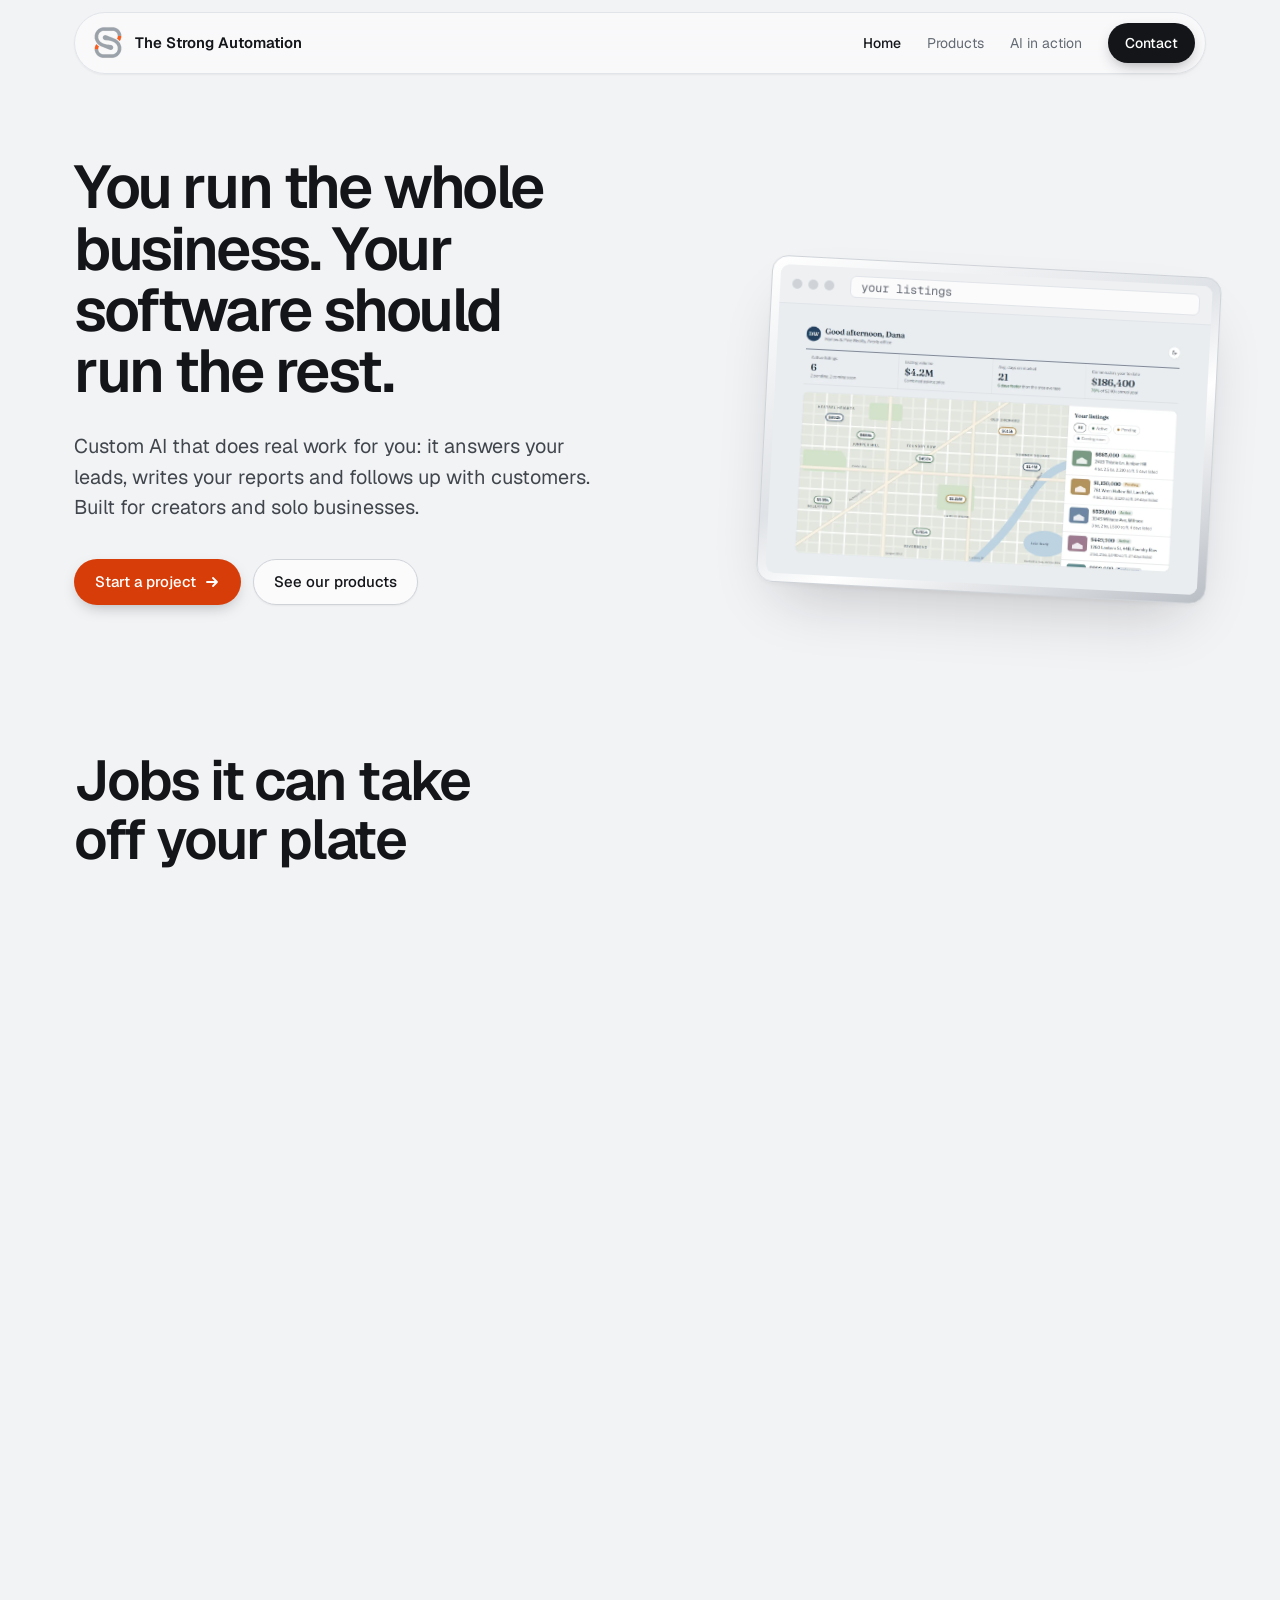
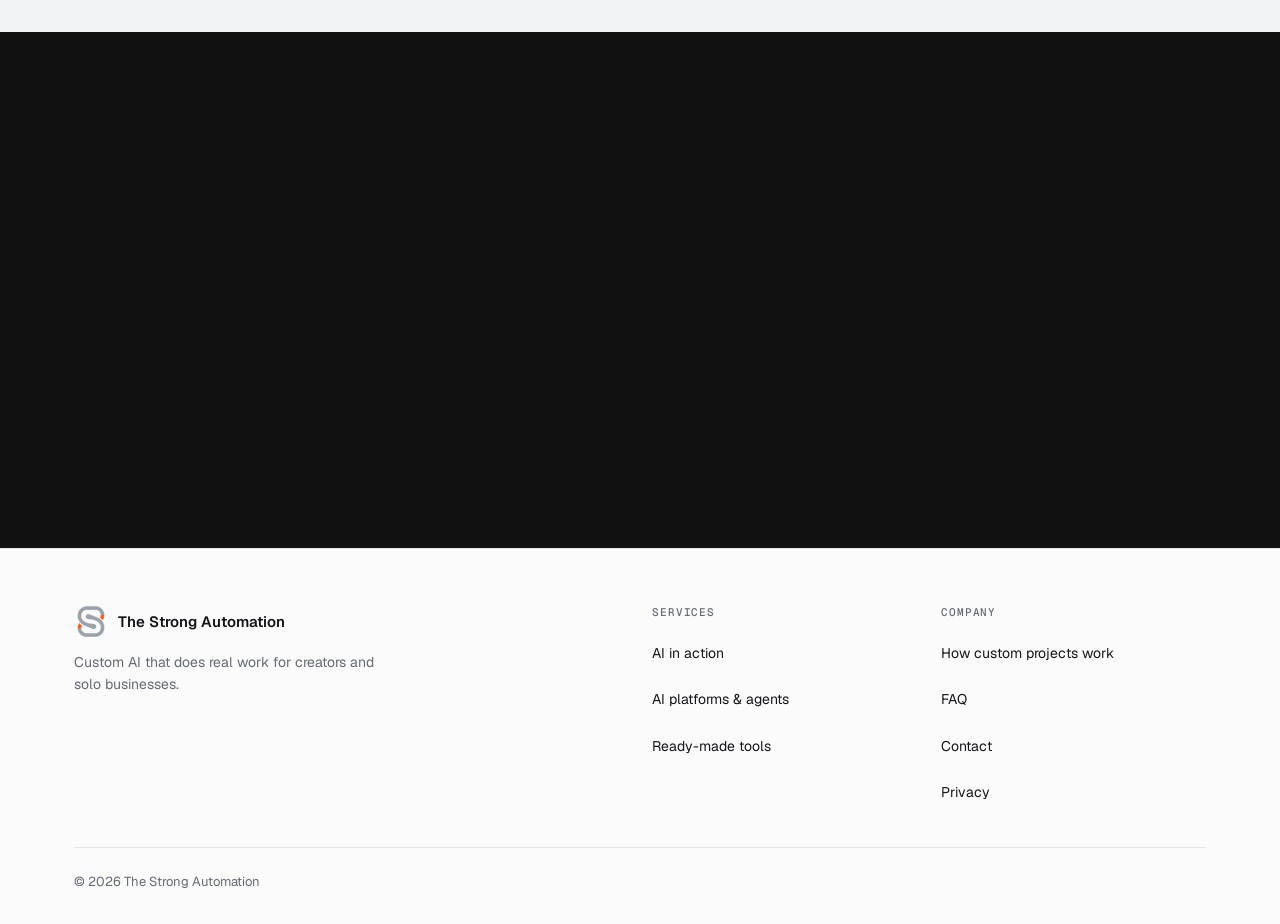
<file: site/index.html>
<!doctype html>
<html lang="en" data-home>
<head>
<meta charset="utf-8">
<meta name="viewport" content="width=device-width,initial-scale=1,viewport-fit=cover">
<meta http-equiv="Content-Security-Policy" content="default-src 'none'; script-src 'self' https://static.cloudflareinsights.com; connect-src 'self' https://cloudflareinsights.com; img-src 'self'; style-src 'self'; font-src 'self'; base-uri 'none'; form-action 'none'; object-src 'none'; upgrade-insecure-requests">
<meta name="referrer" content="strict-origin-when-cross-origin">
<title>The Strong Automation: Custom AI That Does the Work</title>
<meta name="description" content="The Strong Automation builds custom AI that does real work for creators and solo businesses: answering leads, writing reports and following up with customers.">
<link rel="canonical" href="https://thestrongautomation.com/">
<meta name="robots" content="index,follow">
<meta name="theme-color" content="#f2f3f5">
<meta property="og:type" content="website">
<meta property="og:site_name" content="The Strong Automation">
<meta property="og:title" content="The Strong Automation: Custom AI That Does the Work">
<meta property="og:description" content="Custom AI that answers your leads, writes your reports and follows up with customers.">
<meta property="og:url" content="https://thestrongautomation.com/">
<meta property="og:image" content="https://thestrongautomation.com/og.png">
<meta property="og:image:width" content="1200">
<meta property="og:image:height" content="630">
<meta property="og:image:alt" content="The Strong Automation: AI platforms, apps and agent systems, built and shipped">
<meta name="twitter:card" content="summary_large_image">
<meta name="twitter:title" content="The Strong Automation: Custom AI That Does the Work">
<meta name="twitter:description" content="Custom AI that answers your leads, writes your reports and follows up with customers.">
<meta name="twitter:image" content="https://thestrongautomation.com/og.png">
<meta name="twitter:image:alt" content="The Strong Automation: AI platforms, apps and agent systems, built and shipped">
<script type="application/ld+json">{"@context":"https://schema.org","@graph":[{"@type":"Organization","@id":"https://thestrongautomation.com/#org","name":"The Strong Automation","url":"https://thestrongautomation.com/","logo":"https://thestrongautomation.com/logo.png","email":"corporate@thestrongautomation.com","description":"Builds custom AI that does real work for creators and solo businesses: answering leads, writing reports and following up with customers.","knowsAbout":["AI assistants","AI agents","Automated reporting","Custom AI apps"]},{"@type":"WebSite","@id":"https://thestrongautomation.com/#website","name":"The Strong Automation","url":"https://thestrongautomation.com/","publisher":{"@id":"https://thestrongautomation.com/#org"}},{"@type":"FAQPage","mainEntity":[{"@type":"Question","name":"What does a custom project cost?","acceptedAnswer":{"@type":"Answer","text":"Every project is quoted after a short call, based on what you need."}},{"@type":"Question","name":"How long does a build take?","acceptedAnswer":{"@type":"Answer","text":"Most builds are ready in 1-3 weeks."}},{"@type":"Question","name":"Do you offer support after launch?","acceptedAnswer":{"@type":"Answer","text":"Yes, we stay on for fixes and changes."}},{"@type":"Question","name":"Can you work with the tools I already use?","acceptedAnswer":{"@type":"Answer","text":"Usually, yes. We connect to your existing apps and data."}},{"@type":"Question","name":"Can you build one for my business?","acceptedAnswer":{"@type":"Answer","text":"Yes. Email us what you'd like it to do and which tools you use, and we'll reply with what we can build."}}]}]}</script>
<link rel="icon" type="image/png" sizes="48x48" href="img/brand/favicon-48.png">
<link rel="apple-touch-icon" href="img/brand/apple-touch-icon.png">
<script src="js/head.js"></script>
<link rel="preload" href="fonts/geist.woff2" as="font" type="font/woff2" crossorigin>
<link rel="stylesheet" href="css/site.css">
</head>
<body>
<svg class="sprite" width="0" height="0" aria-hidden="true">
  <symbol id="i-arrow" viewBox="0 0 16 16" fill="none" stroke="currentColor" stroke-width="1.8" stroke-linecap="round" stroke-linejoin="round"><path d="M3 8h10M9 4l4 4-4 4"/></symbol>
  <symbol id="i-plus" viewBox="0 0 16 16" fill="none" stroke="currentColor" stroke-width="1.8" stroke-linecap="round"><path d="M8 3v10M3 8h10"/></symbol>
</svg>
<header>
  <div class="wrap">
    <div class="bar">
      <a class="brand" href="#top"><img src="img/brand/mark-68.webp" srcset="img/brand/mark-68.webp 2x, img/brand/mark-102.webp 3x" alt="" width="34" height="34"><span>The Strong Automation</span></a>
      <nav class="nav" aria-label="Main">
        <a class="link" href="#top" aria-current="page">Home</a>
        <a class="link" href="products.html">Products</a>
        <a class="link" href="dashboards.html">AI in action</a>
        <a class="btn btn-primary" href="#contact">Contact</a>
        <details class="menu">
          <summary aria-label="Menu"><svg viewBox="0 0 18 18" fill="none" stroke="currentColor" stroke-width="1.8" stroke-linecap="round"><path d="M3 5h12M3 9h12M3 13h12"/></svg></summary>
          <div class="sheet">
            <a href="#top" aria-current="page">Home</a><a href="products.html">Products</a><a href="dashboards.html">AI in action</a><a href="#contact">Contact</a>
          </div>
        </details>
      </nav>
    </div>
  </div>
</header>

<main id="top">
  <section class="h-hero" aria-labelledby="hero-title">
    <div class="wrap">
      <div class="h-copy">
        <h1 class="in d1" id="hero-title">You run the whole business. Your software should run the rest.</h1>
        <p class="lede in d3">Custom AI that does real work for you: it answers your leads, writes your reports and follows up with customers. Built for creators and solo businesses.</p>
        <div class="ctas in d4">
          <a class="btn btn-accent" href="#contact">Start a project <svg><use href="#i-arrow"/></svg></a>
          <a class="btn btn-secondary" href="products.html">See our products</a>
        </div>
      </div>
      <div class="h-stack">
        <figure class="h-shot s1"><div class="frame"><div class="screen"><div class="wbar"><i></i><i></i><i></i><span class="url">weekly report</span></div><img src="img/dashboards/ecommerce/1-revenue.webp" width="1440" height="900" decoding="async" alt="A weekly store report: revenue for the last 30 days against the previous period, with orders, order value and conversion"></div></div></figure>
        <figure class="h-shot s2"><div class="frame"><div class="screen"><div class="wbar"><i></i><i></i><i></i><span class="url">your listings</span></div><img src="img/dashboards/realestate/1-listings-map.webp" width="1440" height="900" decoding="async" alt="An agent's listings on a map with price pins, beside the list of homes and where each one stands"></div></div></figure>
      </div>
    </div>
  </section>

  <!-- What it does: one large job, three smaller ones -->
  <section class="h-sec" id="services" aria-labelledby="services-title">
    <div class="wrap">
      <div class="h-head rv">
        <h2 id="services-title">Jobs it can take off your plate</h2>
      </div>
      <ul class="h-jobs">
        <li class="h-job big rv">
          <h3>Never miss a lead</h3>
          <p>Answers questions, follows up and books calls, by chat or voice.</p>
          <a class="h-link" href="dashboards.html">See it in action <svg><use href="#i-arrow"/></svg></a>
          <div class="frame"><div class="screen"><img src="img/dashboards/realestate/2-pipeline-leads.webp" width="1440" height="900" loading="lazy" decoding="async" alt="A real estate agent's pipeline for the quarter, from 64 leads to 4 closed sales, above where those leads came from"></div></div>
        </li>
        <li class="h-job rv r2"><h3>Reports that write themselves</h3><p>Your numbers pulled together and summed up every week.</p></li>
        <li class="h-job rv r3"><h3>Ask your own documents</h3><p>Get answers from your contracts, files and deals in seconds.</p></li>
        <li class="h-job rv r4"><h3>Win back quiet customers</h3><p>Spots who's gone quiet and reaches out for you.</p></li>
      </ul>
      <!-- official brand marks: Stripe and Vapi from their brand kits, the rest via Simple Icons (sourced from each brand) -->
      <div class="works rv">
        <h3 id="works-title">Works with</h3>
        <ul class="logos" aria-labelledby="works-title">
          <li><svg class="lg-stripe" role="img" aria-label="Stripe" viewBox="0 0 360 151" fill="currentColor"><path fill-rule="evenodd" d="M360 78.2001C360 52.6001 347.6 32.4001 323.9 32.4001C300.1 32.4001 285.7 52.6001 285.7 78.0001C285.7 108.1 302.7 123.3 327.1 123.3C339 123.3 348 120.6 354.8 116.8V96.8001C348 100.2 340.2 102.3 330.3 102.3C320.6 102.3 312 98.9002 310.9 87.1002H359.8C359.8 85.8002 360 80.6002 360 78.2001ZM310.6 68.7001C310.6 57.4002 317.5 52.7001 323.8 52.7001C329.9 52.7001 336.4 57.4002 336.4 68.7001H310.6Z"/><path fill-rule="evenodd" d="M247.1 32.4001C237.3 32.4001 231 37.0001 227.5 40.2001L226.2 34.0001H204.2V150.6L229.2 145.3L229.3 117C232.9 119.6 238.2 123.3 247 123.3C264.9 123.3 281.2 108.9 281.2 77.2001C281.1 48.2001 264.6 32.4001 247.1 32.4001ZM241.1 101.3C235.2 101.3 231.7 99.2001 229.3 96.6002L229.2 59.5001C231.8 56.6001 235.4 54.6002 241.1 54.6002C250.2 54.6002 256.5 64.8001 256.5 77.9001C256.5 91.3001 250.3 101.3 241.1 101.3Z"/><path fill-rule="evenodd" d="M169.8 26.5L194.9 21.1V0.800049L169.8 6.10005V26.5Z"/><path d="M194.9 34.1001H169.8V121.6H194.9V34.1001Z"/><path fill-rule="evenodd" d="M142.9 41.5001L141.3 34.1001H119.7V121.6H144.7V62.3001C150.6 54.6001 160.6 56.0001 163.7 57.1001V34.1001C160.5 32.9001 148.8 30.7001 142.9 41.5001Z"/><path fill-rule="evenodd" d="M92.8999 12.4001L68.4999 17.6001L68.3999 97.7001C68.3999 112.5 79.4999 123.4 94.2999 123.4C102.5 123.4 108.5 121.9 111.8 120.1V99.8001C108.6 101.1 92.7999 105.7 92.7999 90.9001V55.4001H111.8V34.1002H92.7999L92.8999 12.4001Z"/><path fill-rule="evenodd" d="M25.3 59.5001C25.3 55.6001 28.5 54.1002 33.8 54.1002C41.4 54.1002 51 56.4001 58.6 60.5001V37.0001C50.3 33.7001 42.1 32.4001 33.8 32.4001C13.5 32.4001 0 43.0001 0 60.7001C0 88.3001 38 83.9001 38 95.8001C38 100.4 34 101.9 28.4 101.9C20.1 101.9 9.5 98.5002 1.1 93.9002V117.7C10.4 121.7 19.8 123.4 28.4 123.4C49.2 123.4 63.5 113.1 63.5 95.2001C63.4 65.4001 25.3 70.7001 25.3 59.5001Z"/></svg></li>
          <li><svg class="lg-cal" role="img" aria-label="Cal.com" viewBox="0 9.4 24 5.2" fill="currentColor"><path d="M2.408 14.488C1.035 14.488 0 13.4 0 12.058c0-1.346.982-2.443 2.408-2.443.758 0 1.282.233 1.691.765l-.66.55a1.343 1.343 0 0 0-1.03-.442c-.93 0-1.44.711-1.44 1.57 0 .86.559 1.557 1.44 1.557.413 0 .765-.147 1.043-.443l.651.573c-.391.51-.929.743-1.695.743zM6.948 10.913h.89v3.49h-.89v-.51c-.185.362-.493.604-1.083.604-.943 0-1.695-.82-1.695-1.826 0-1.007.752-1.825 1.695-1.825.585 0 .898.241 1.083.604zm.026 1.758c0-.546-.374-.998-.964-.998-.568 0-.938.457-.938.998 0 .528.37.998.938.998.586 0 .964-.456.964-.998zM8.467 9.503h.89v4.895h-.89zM9.752 13.937a.53.53 0 0 1 .542-.528c.313 0 .533.242.533.528a.527.527 0 0 1-.533.537.534.534 0 0 1-.542-.537zM14.23 13.839c-.33.403-.832.658-1.426.658a1.806 1.806 0 0 1-1.84-1.826c0-1.007.778-1.825 1.84-1.825.572 0 1.07.241 1.4.622l-.687.577c-.172-.215-.396-.376-.713-.376-.568 0-.938.456-.938.998 0 .541.37.997.938.997.343 0 .58-.179.757-.42zM14.305 12.671c0-1.007.78-1.825 1.84-1.825 1.061 0 1.84.818 1.84 1.825 0 1.007-.779 1.826-1.84 1.826-1.06-.005-1.84-.82-1.84-1.826zm2.778 0c0-.546-.37-.998-.938-.998-.568-.004-.937.452-.937.998 0 .542.37.998.937.998.568 0 .938-.456.938-.998zM24 12.269v2.13h-.89v-1.911c0-.604-.281-.864-.704-.864-.396 0-.678.197-.678.864v1.91h-.89v-1.91c0-.604-.285-.864-.704-.864-.396 0-.744.197-.744.864v1.91h-.89v-3.49h.89v.484c.185-.376.52-.564 1.035-.564.489 0 .898.241 1.123.649.224-.417.554-.65 1.153-.65.731.005 1.299.56 1.299 1.442z"/></svg></li>
          <li><svg class="lg-mark" role="img" aria-label="Facebook" viewBox="0 0 24 24" fill="currentColor"><path d="M9.101 23.691v-7.98H6.627v-3.667h2.474v-1.58c0-4.085 1.848-5.978 5.858-5.978.401 0 .955.042 1.468.103a8.68 8.68 0 0 1 1.141.195v3.325a8.623 8.623 0 0 0-.653-.036 26.805 26.805 0 0 0-.733-.009c-.707 0-1.259.096-1.675.309a1.686 1.686 0 0 0-.679.622c-.258.42-.374.995-.374 1.752v1.297h3.919l-.386 2.103-.287 1.564h-3.246v8.245C19.396 23.238 24 18.179 24 12.044c0-6.627-5.373-12-12-12s-12 5.373-12 12c0 5.628 3.874 10.35 9.101 11.647Z"/></svg></li>
          <li><svg class="lg-mark" role="img" aria-label="Claude" viewBox="0 0 24 24" fill="currentColor"><path d="m4.7144 15.9555 4.7174-2.6471.079-.2307-.079-.1275h-.2307l-.7893-.0486-2.6956-.0729-2.3375-.0971-2.2646-.1214-.5707-.1215-.5343-.7042.0546-.3522.4797-.3218.686.0608 1.5179.1032 2.2767.1578 1.6514.0972 2.4468.255h.3886l.0546-.1579-.1336-.0971-.1032-.0972L6.973 9.8356l-2.55-1.6879-1.3356-.9714-.7225-.4918-.3643-.4614-.1578-1.0078.6557-.7225.8803.0607.2246.0607.8925.686 1.9064 1.4754 2.4893 1.8336.3643.3035.1457-.1032.0182-.0728-.164-.2733-1.3539-2.4467-1.445-2.4893-.6435-1.032-.17-.6194c-.0607-.255-.1032-.4674-.1032-.7285L6.287.1335 6.6997 0l.9957.1336.419.3642.6192 1.4147 1.0018 2.2282 1.5543 3.0296.4553.8985.2429.8318.091.255h.1579v-.1457l.1275-1.706.2368-2.0947.2307-2.6957.0789-.7589.3764-.9107.7468-.4918.5828.2793.4797.686-.0668.4433-.2853 1.8517-.5586 2.9021-.3643 1.9429h.2125l.2429-.2429.9835-1.3053 1.6514-2.0643.7286-.8196.85-.9046.5464-.4311h1.0321l.759 1.1293-.34 1.1657-1.0625 1.3478-.8804 1.1414-1.2628 1.7-.7893 1.36.0729.1093.1882-.0183 2.8535-.607 1.5421-.2794 1.8396-.3157.8318.3886.091.3946-.3278.8075-1.967.4857-2.3072.4614-3.4364.8136-.0425.0304.0486.0607 1.5482.1457.6618.0364h1.621l3.0175.2247.7892.522.4736.6376-.079.4857-1.2142.6193-1.6393-.3886-3.825-.9107-1.3113-.3279h-.1822v.1093l1.0929 1.0686 2.0035 1.8092 2.5075 2.3314.1275.5768-.3218.4554-.34-.0486-2.2039-1.6575-.85-.7468-1.9246-1.621h-.1275v.17l.4432.6496 2.3436 3.5214.1214 1.0807-.17.3521-.6071.2125-.6679-.1214-1.3721-1.9246L14.38 17.959l-1.1414-1.9428-.1397.079-.674 7.2552-.3156.3703-.7286.2793-.6071-.4614-.3218-.7468.3218-1.4753.3886-1.9246.3157-1.53.2853-1.9004.17-.6314-.0121-.0425-.1397.0182-1.4328 1.9672-2.1796 2.9446-1.7243 1.8456-.4128.164-.7164-.3704.0667-.6618.4008-.5889 2.386-3.0357 1.4389-1.882.929-1.0868-.0062-.1579h-.0546l-6.3385 4.1164-1.1293.1457-.4857-.4554.0608-.7467.2307-.2429 1.9064-1.3114Z"/></svg></li>
          <li><svg class="lg-vapi" role="img" aria-label="Vapi" viewBox="0 0 101 33"><path fill="#0A0A0A" d="M17.991 13.3c1.999 1.025 4.273.502 5.72-1.215a104 104 0 0 0 2.692-3.358 4.62 4.62 0 0 1 3.65-1.81 4.52 4.52 0 0 1 4.194 2.833l6.5 16.157c.085.212-.156.41-.341.277-1.947-1.392-7.955-5.6-12.52-7.842-1.958-.96-4.165-.499-5.553 1.182-1.221 1.48-2.56 3.298-3.536 4.661a4.76 4.76 0 0 1-3.862 2.006 4.65 4.65 0 0 1-4.313-2.918l-8.54-21.3c-.09-.225.188-.426.368-.263 2.332 2.118 9.653 8.572 15.541 11.59m60.972-3.272a8.55 8.55 0 0 1 6.64-3.126c5.248 0 9.37 4.098 9.37 9.635s-4.088 9.616-9.336 9.616c-2.737 0-5.137-1.16-6.674-3.03V33H75.55V6.902h3.412zM65.98 6.902c4.785 0 7.724 2.895 7.724 7.407v11.827h-3.39V23.22c-1.206 1.73-3.43 2.932-5.765 2.933-4.07 0-6.67-2.181-6.67-5.49 0-3.61 3.052-6.053 8.629-6.053h3.73v-.602c0-2.632-1.62-4.249-4.333-4.249-2.298 0-4.22 1.504-4.37 3.61h-3.468c.189-3.76 3.505-6.467 7.913-6.467M48.696 21.633l5.727-14.731h3.74L50.38 26.136h-3.554L39.003 6.902h3.628zm51.53 4.503h-3.449V6.902h3.449zm-33.605-8.932c-3.466 0-5.35 1.166-5.35 3.384 0 1.692 1.28 2.857 3.541 2.857 3.128 0 5.501-2.519 5.501-5.677v-.564zm18.678-6.915c-3.562 0-6.336 2.582-6.336 6.324 0 3.628 2.774 6.285 6.336 6.285 3.486 0 6.261-2.769 6.261-6.285 0-3.63-2.775-6.324-6.261-6.324m14.927-5.198h-3.449V1.65h3.449z"/></svg></li>
        </ul>
      </div>
    </div>
  </section>

  <!-- How it works: dark band, horizontal timeline -->
  <section class="h-how" id="how" aria-labelledby="how-title">
    <div class="wrap">
      <div class="h-head rv">
        <h2 id="how-title">How it works</h2>
        <a class="h-link" href="#contact">Start a project <svg><use href="#i-arrow"/></svg></a>
      </div>
      <ol class="h-steps">
        <li class="rv"><h3>Tell us what you need</h3><p>Email us what you want built, who will use it and the data it needs. We reply with what we can build.</p></li>
        <li class="rv r2"><h3>We build and test it</h3><p>We design and build it in-house, from the AI and data layer to the interface and Stripe billing, and test it before you launch.</p></li>
        <li class="rv r3"><h3>You launch and we support it</h3><p>You go live, and we stay on hand for fixes and changes as your needs grow.</p></li>
      </ol>
    </div>
  </section>

  <!-- Why it holds up: three reasons in one slim row, no boxes -->
  <section class="h-sec h-why" aria-label="Why work with us">
    <div class="wrap">
      <ul class="h-reasons">
        <li class="rv"><h3>Checked before it ships</h3><p>AI output is tested for quality, not just generated.</p></li>
        <li class="rv r2"><h3>Runs on its own</h3><p>Scheduled agents keep working when you're not.</p></li>
        <li class="rv r3"><h3>Secure connections</h3><p>Live data through official APIs, never your passwords.</p></li>
      </ul>
    </div>
  </section>

  <!-- FAQ: thin lines, no boxes -->
  <section class="h-sec h-faq" id="faq" aria-labelledby="faq-title">
    <div class="wrap">
      <h2 id="faq-title" class="rv">Good to know</h2>
      <div class="h-qs rv r2">
        <details><summary>What does a custom project cost?<svg aria-hidden="true"><use href="#i-plus"/></svg></summary><p>Every project is quoted after a short call, based on what you need.</p></details>
        <details><summary>How long does a build take?<svg aria-hidden="true"><use href="#i-plus"/></svg></summary><p>Most builds are ready in 1-3 weeks.</p></details>
        <details><summary>Do you offer support after launch?<svg aria-hidden="true"><use href="#i-plus"/></svg></summary><p>Yes, we stay on for fixes and changes.</p></details>
        <details><summary>Can you work with the tools I already use?<svg aria-hidden="true"><use href="#i-plus"/></svg></summary><p>Usually, yes. We connect to your existing apps and data.</p></details>
        <details><summary>Can you build one for my business?<svg aria-hidden="true"><use href="#i-plus"/></svg></summary><p>Yes. Email us what you'd like it to do and which tools you use, and we'll reply with what we can build.</p></details>
      </div>
    </div>
  </section>

  <!-- Contact: dark finale -->
  <section class="h-contact" id="contact" aria-labelledby="contact-title">
    <div class="wrap">
      <h2 id="contact-title" class="rv">Got a job for AI? Tell us about it.</h2>
      <div class="h-reach rv r2">
        <p>Say what you'd like it to do, who'll use it and which tools you already have. We reply within one business day.</p>
        <a class="btn btn-accent" href="mailto:corporate@thestrongautomation.com?subject=New%20project&amp;body=What%20I%27d%20like%20it%20to%20do%3A%0A%0AWho%20will%20use%20it%3A%0A%0ATools%20I%20already%20use%3A%0A">Email us <svg><use href="#i-arrow"/></svg></a>
        <div class="h-mail"><a class="addr" id="addr" href="mailto:corporate@thestrongautomation.com?subject=New%20project&amp;body=What%20I%27d%20like%20it%20to%20do%3A%0A%0AWho%20will%20use%20it%3A%0A%0ATools%20I%20already%20use%3A%0A">corporate@<wbr>thestrongautomation.com</a><button type="button" id="copy">Copy</button></div>
      </div>
    </div>
  </section>
</main>

<footer>
  <div class="wrap">
    <div class="fb">
      <a class="brand" href="#top"><img src="img/brand/mark-68.webp" srcset="img/brand/mark-68.webp 2x, img/brand/mark-102.webp 3x" alt="" width="34" height="34" loading="lazy" decoding="async">The Strong Automation</a>
      <p>Custom AI that does real work for creators and solo businesses.</p>
    </div>
    <div>
      <h2>Services</h2>
      <ul>
        <li><a href="dashboards.html">AI in action</a></li>
        <li><a href="#how">AI platforms &amp; agents</a></li>
        <li><a href="products.html">Ready-made tools</a></li>
      </ul>
    </div>
    <div>
      <h2>Company</h2>
      <ul>
        <li><a href="#how">How custom projects work</a></li>
        <li><a href="#faq">FAQ</a></li>
        <li><a href="#contact">Contact</a></li>
        <li><a href="privacy.html">Privacy</a></li>
      </ul>
    </div>
    <div class="copy-r">© 2026 The Strong Automation</div>
  </div>
</footer>

<button type="button" class="totop" aria-label="Back to top"><svg viewBox="0 0 16 16" fill="none" stroke="currentColor" stroke-width="1.8" stroke-linecap="round" stroke-linejoin="round" aria-hidden="true"><path d="M8 13V3M3.5 7.5L8 3l4.5 4.5"/></svg></button>
<script src="js/site.js"></script>
<!-- Cloudflare Web Analytics (cookieless, no banner needed) -->
<script defer src="https://static.cloudflareinsights.com/beacon.min.js" data-cf-beacon='{"token": "2a770f777b614348b07d17ceb797da85"}'></script>
</body>
</html>
</file>
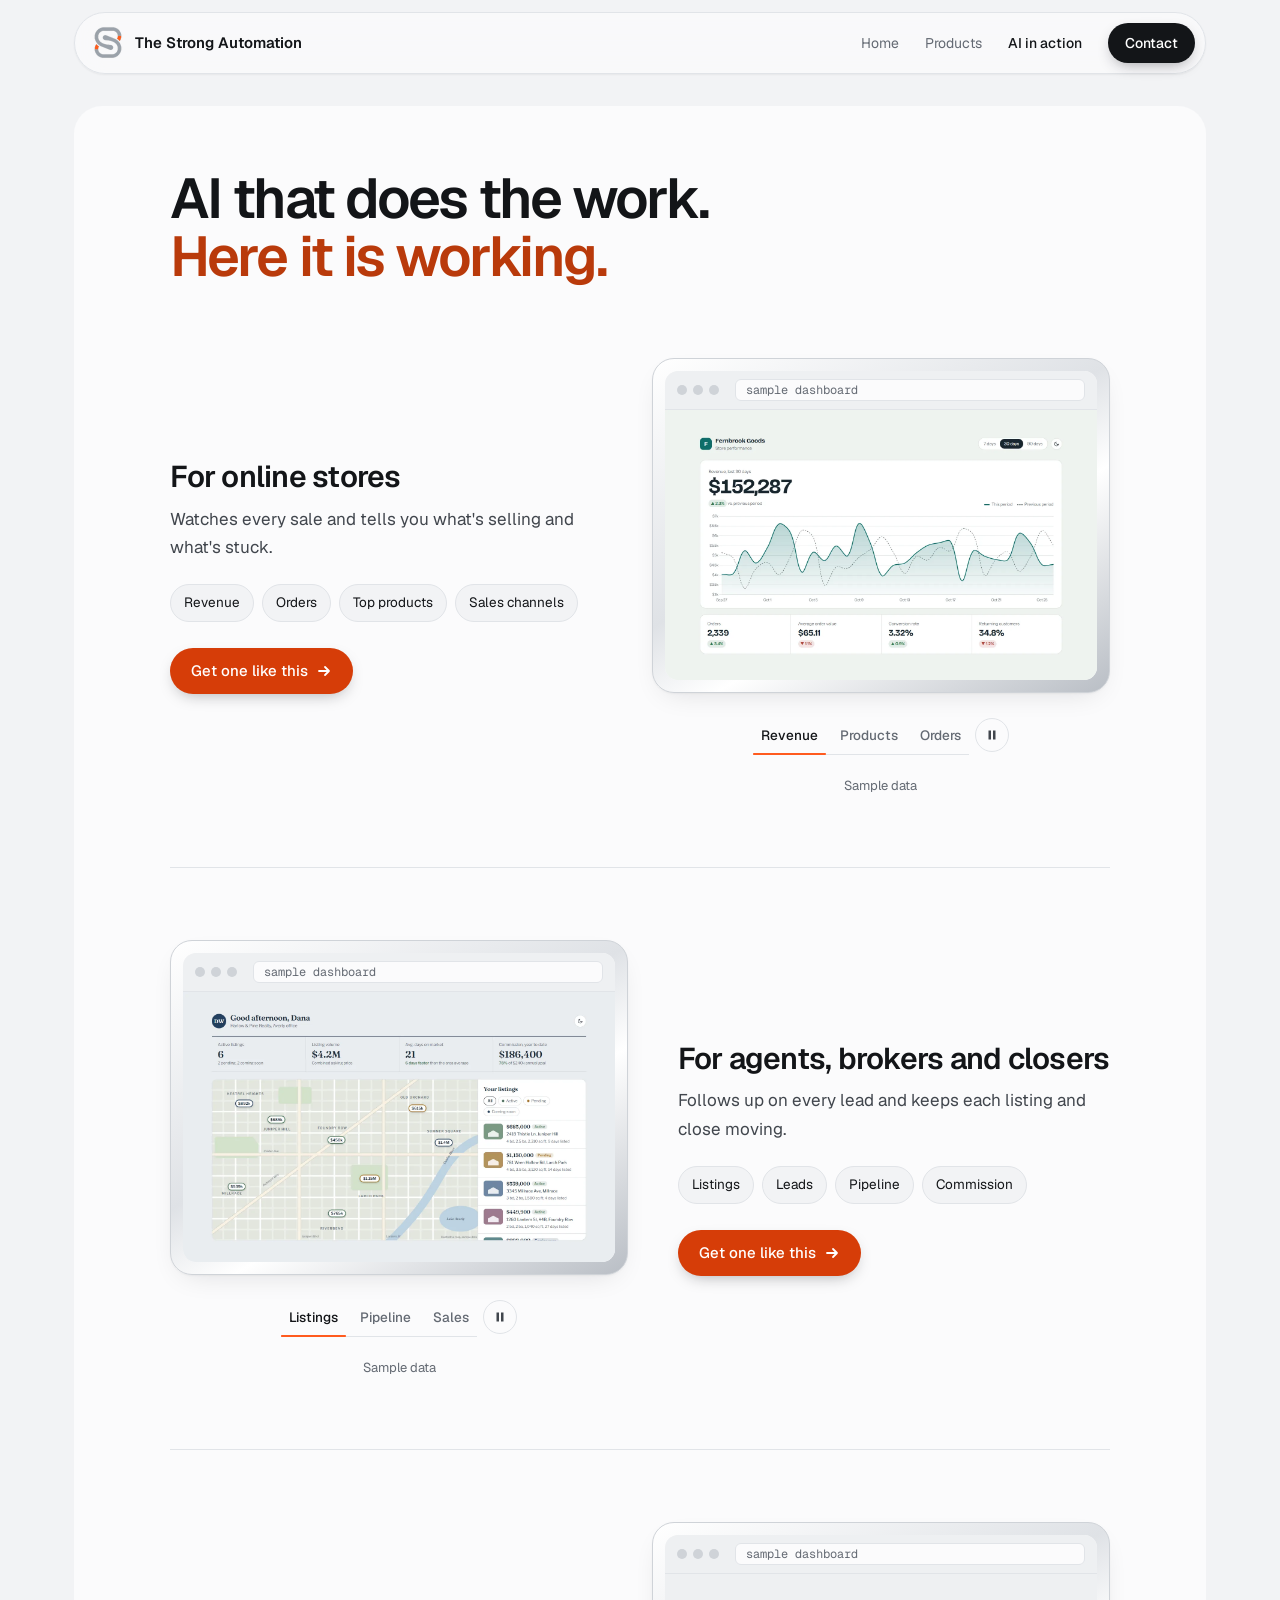
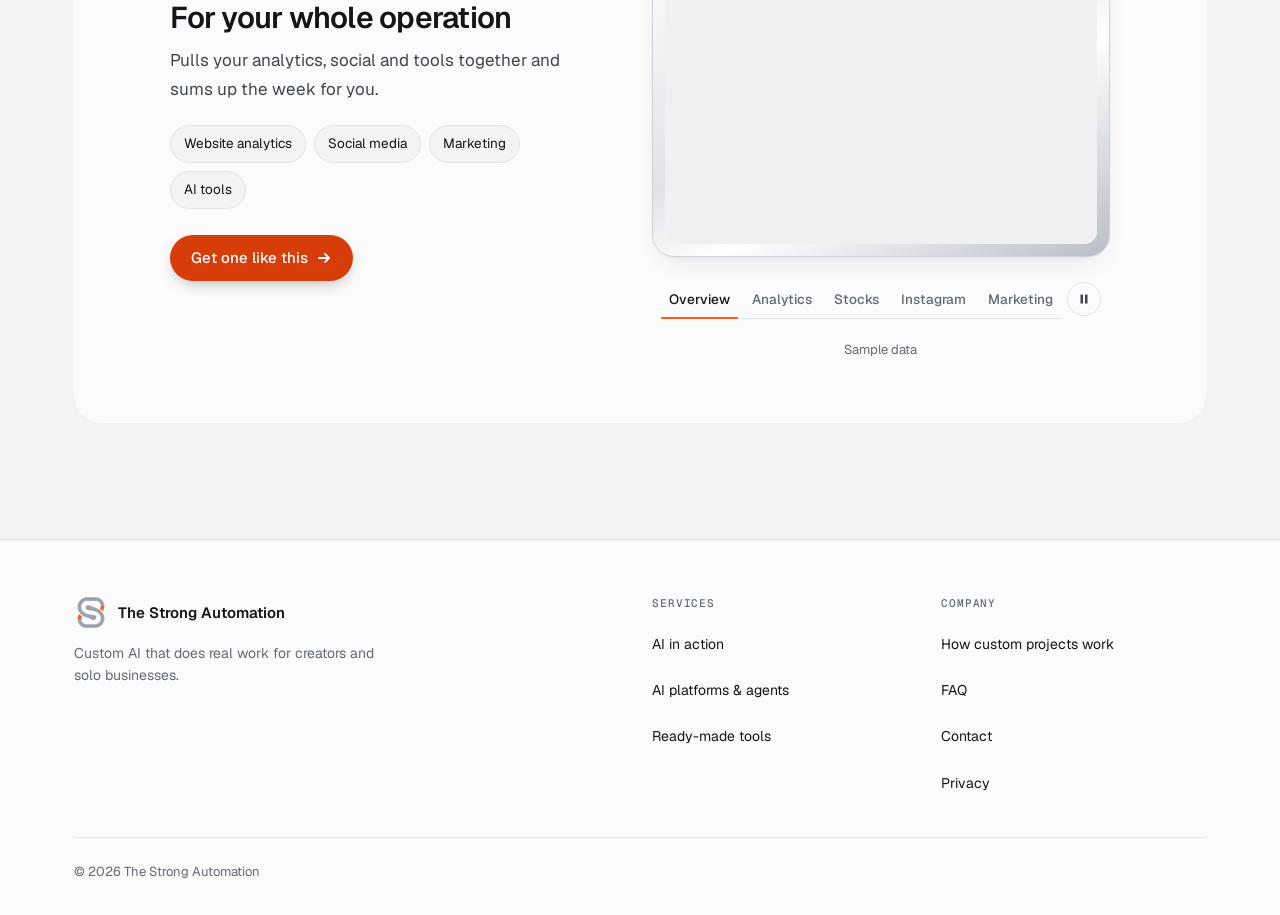
<file: site/dashboards.html>
<!doctype html>
<html lang="en">
<head>
<meta charset="utf-8">
<meta name="viewport" content="width=device-width,initial-scale=1,viewport-fit=cover">
<meta http-equiv="Content-Security-Policy" content="default-src 'none'; script-src 'self' https://static.cloudflareinsights.com; connect-src 'self' https://cloudflareinsights.com; img-src 'self'; style-src 'self'; font-src 'self'; base-uri 'none'; form-action 'none'; object-src 'none'; upgrade-insecure-requests">
<meta name="referrer" content="strict-origin-when-cross-origin">
<title>AI in Action | The Strong Automation</title>
<meta name="description" content="See our AI at work for online stores, real estate agents and whole businesses: watching sales, following up on leads and summing up your week.">
<link rel="canonical" href="https://thestrongautomation.com/dashboards.html">
<meta name="robots" content="index,follow">
<meta name="theme-color" content="#f2f3f5">
<meta property="og:type" content="website">
<meta property="og:site_name" content="The Strong Automation">
<meta property="og:title" content="AI in Action | The Strong Automation">
<meta property="og:description" content="See our AI at work: watching sales, following up on leads and summing up your week.">
<meta property="og:url" content="https://thestrongautomation.com/dashboards.html">
<meta property="og:image" content="https://thestrongautomation.com/og.png">
<meta property="og:image:width" content="1200">
<meta property="og:image:height" content="630">
<meta property="og:image:alt" content="The Strong Automation: AI platforms, apps and agent systems, built and shipped">
<meta name="twitter:card" content="summary_large_image">
<meta name="twitter:title" content="AI in Action | The Strong Automation">
<meta name="twitter:description" content="See our AI at work: watching sales, following up on leads and summing up your week.">
<meta name="twitter:image" content="https://thestrongautomation.com/og.png">
<meta name="twitter:image:alt" content="The Strong Automation: AI platforms, apps and agent systems, built and shipped">
<script type="application/ld+json">{"@context":"https://schema.org","@graph":[{"@type":"WebSite","@id":"https://thestrongautomation.com/#website","name":"The Strong Automation","url":"https://thestrongautomation.com/","publisher":{"@id":"https://thestrongautomation.com/#org"}},{"@type":"WebPage","@id":"https://thestrongautomation.com/dashboards.html#page","name":"AI in action","url":"https://thestrongautomation.com/dashboards.html","description":"See our AI at work for online stores, real estate agents and whole businesses: watching sales, following up on leads and summing up your week.","isPartOf":{"@id":"https://thestrongautomation.com/#website"},"dateModified":"2026-10-26"},{"@type":"BreadcrumbList","itemListElement":[{"@type":"ListItem","position":1,"name":"Home","item":"https://thestrongautomation.com/"},{"@type":"ListItem","position":2,"name":"AI in action","item":"https://thestrongautomation.com/dashboards.html"}]}]}</script>
<link rel="icon" type="image/png" sizes="48x48" href="img/brand/favicon-48.png">
<link rel="apple-touch-icon" href="img/brand/apple-touch-icon.png">
<script src="js/head.js"></script>
<link rel="preload" href="fonts/geist.woff2" as="font" type="font/woff2" crossorigin>
<link rel="stylesheet" href="css/site.css">
</head>
<body>
<svg class="sprite" width="0" height="0" aria-hidden="true">
  <symbol id="i-arrow" viewBox="0 0 16 16" fill="none" stroke="currentColor" stroke-width="1.8" stroke-linecap="round" stroke-linejoin="round"><path d="M3 8h10M9 4l4 4-4 4"/></symbol>
</svg>
<header>
  <div class="wrap">
    <div class="bar">
      <a class="brand" href="./"><img src="img/brand/mark-68.webp" srcset="img/brand/mark-68.webp 2x, img/brand/mark-102.webp 3x" alt="" width="34" height="34"><span>The Strong Automation</span></a>
      <nav class="nav" aria-label="Main">
        <a class="link" href="./">Home</a>
        <a class="link" href="products.html">Products</a>
        <a class="link" href="dashboards.html" aria-current="page">AI in action</a>
        <a class="btn btn-primary" href="./#contact">Contact</a>
        <details class="menu">
          <summary aria-label="Menu"><svg viewBox="0 0 18 18" fill="none" stroke="currentColor" stroke-width="1.8" stroke-linecap="round"><path d="M3 5h12M3 9h12M3 13h12"/></svg></summary>
          <div class="sheet">
            <a href="./">Home</a><a href="products.html">Products</a><a href="dashboards.html" aria-current="page">AI in action</a><a href="./#contact">Contact</a>
          </div>
        </details>
      </nav>
    </div>
  </div>
</header>

<main id="top">
  <!-- Dashboards -->
  <section class="dash" id="dashboards" aria-labelledby="dash-title">
    <div class="wrap">
      <div class="dpanel">
        <div class="dhead">
          <h1 id="dash-title">AI that does the work. <em>Here it is working.</em></h1>
        </div>
        <div class="drow" aria-labelledby="dash-ec-title" role="group">
          <div class="dcopy">
            <h2 id="dash-ec-title">For online stores</h2>
            <p>Watches every sale and tells you what's selling and what's stuck.</p>
            <ul class="chips"><li>Revenue</li><li>Orders</li><li>Top products</li><li>Sales channels</li></ul>
            <a class="btn btn-accent" href="index.html#contact" aria-describedby="dash-ec-title">Get one like this <svg><use href="#i-arrow"/></svg></a>
          </div>
            <div class="slides" id="dash-ec" data-slides role="region" aria-roledescription="carousel" aria-label="E-commerce dashboard screenshots">
              <div class="track">
                <div class="slide on" id="ec-s1" role="tabpanel" aria-labelledby="ec-t1">
                  <div class="frame"><div class="screen"><div class="wbar"><i></i><i></i><i></i><span class="url">sample dashboard</span></div><img src="img/dashboards/ecommerce/1-revenue.webp" width="1440" height="900" loading="lazy" decoding="async" alt="Store dashboard for Fernbrook Goods: $152,287 revenue over the last 30 days charted against the previous period, above orders, average order value, conversion rate and returning customers"></div></div>
                </div>
                <div class="slide" id="ec-s2" role="tabpanel" aria-labelledby="ec-t2">
                  <div class="frame"><div class="screen"><div class="wbar"><i></i><i></i><i></i><span class="url">sample dashboard</span></div><img src="img/dashboards/ecommerce/2-products-channels.webp" width="1440" height="900" loading="lazy" decoding="async" alt="Top products table sorted by revenue, beside sales by channel (online store, Instagram Shop, email campaigns, wholesale) and a sales-by-category donut chart"></div></div>
                </div>
                <div class="slide" id="ec-s3" role="tabpanel" aria-labelledby="ec-t3">
                  <div class="frame"><div class="screen"><div class="wbar"><i></i><i></i><i></i><span class="url">sample dashboard</span></div><img src="img/dashboards/ecommerce/3-recent-orders.webp" width="1440" height="900" loading="lazy" decoding="async" alt="Recent orders with order number, customer, items, status and total, filterable by paid, shipped, delivered and refunded"></div></div>
                </div>
              </div>
              <div class="tabs" role="tablist" aria-label="E-commerce dashboard screenshots">
                <button type="button" role="tab" id="ec-t1" aria-controls="ec-s1" aria-selected="true">Revenue</button>
                <button type="button" role="tab" id="ec-t2" aria-controls="ec-s2" aria-selected="false" tabindex="-1">Products</button>
                <button type="button" role="tab" id="ec-t3" aria-controls="ec-s3" aria-selected="false" tabindex="-1">Orders</button>
              </div>
              <p class="snote">Sample data</p>
            </div>
        </div>
        <div class="drow flip" aria-labelledby="dash-re-title" role="group">
          <div class="dcopy">
            <h2 id="dash-re-title">For agents, brokers and closers</h2>
            <p>Follows up on every lead and keeps each listing and close moving.</p>
            <ul class="chips"><li>Listings</li><li>Leads</li><li>Pipeline</li><li>Commission</li></ul>
            <a class="btn btn-accent" href="index.html#contact" aria-describedby="dash-re-title">Get one like this <svg><use href="#i-arrow"/></svg></a>
          </div>
            <div class="slides" id="dash-re" data-slides role="region" aria-roledescription="carousel" aria-label="Real estate dashboard screenshots">
              <div class="track">
                <div class="slide on" id="re-s1" role="tabpanel" aria-labelledby="re-t1">
                  <div class="frame"><div class="screen"><div class="wbar"><i></i><i></i><i></i><span class="url">sample dashboard</span></div><img src="img/dashboards/realestate/1-listings-map.webp" width="1440" height="900" loading="lazy" decoding="async" alt="Real estate agent dashboard for Harlow &amp; Pine: active listings, listing volume, days on market and commission above a map of a sample city with price pins, beside the list of listings"></div></div>
                </div>
                <div class="slide" id="re-s2" role="tabpanel" aria-labelledby="re-t2">
                  <div class="frame"><div class="screen"><div class="wbar"><i></i><i></i><i></i><span class="url">sample dashboard</span></div><img src="img/dashboards/realestate/2-pipeline-leads.webp" width="1440" height="900" loading="lazy" decoding="async" alt="Sales pipeline for the quarter, from 64 leads through showings, offers and contracts to 4 closed sales, above lead sources ranked from referrals to Instagram"></div></div>
                </div>
                <div class="slide" id="re-s3" role="tabpanel" aria-labelledby="re-t3">
                  <div class="frame"><div class="screen"><div class="wbar"><i></i><i></i><i></i><span class="url">sample dashboard</span></div><img src="img/dashboards/realestate/3-sales-coming-up.webp" width="1440" height="900" loading="lazy" decoding="async" alt="Homes closed and commission for the last 12 months as bars and a line, above upcoming showings, an open house and closings"></div></div>
                </div>
              </div>
              <div class="tabs" role="tablist" aria-label="Real estate dashboard screenshots">
                <button type="button" role="tab" id="re-t1" aria-controls="re-s1" aria-selected="true">Listings</button>
                <button type="button" role="tab" id="re-t2" aria-controls="re-s2" aria-selected="false" tabindex="-1">Pipeline</button>
                <button type="button" role="tab" id="re-t3" aria-controls="re-s3" aria-selected="false" tabindex="-1">Sales</button>
              </div>
              <p class="snote">Sample data</p>
            </div>
        </div>
        <div class="drow" aria-labelledby="dash-biz-title" role="group">
          <div class="dcopy">
            <h2 id="dash-biz-title">For your whole operation</h2>
            <p>Pulls your analytics, social and tools together and sums up the week for you.</p>
            <ul class="chips"><li>Website analytics</li><li>Social media</li><li>Marketing</li><li>AI tools</li></ul>
            <a class="btn btn-accent" href="index.html#contact" aria-describedby="dash-biz-title">Get one like this <svg><use href="#i-arrow"/></svg></a>
          </div>
            <div class="slides" id="dash-biz" data-slides role="region" aria-roledescription="carousel" aria-label="Business dashboard screenshots">
              <div class="track">
                <div class="slide on" id="db-s1" role="tabpanel" aria-labelledby="db-t1">
                  <div class="frame"><div class="screen"><div class="wbar"><i></i><i></i><i></i><span class="url">sample dashboard</span></div><img src="img/dashboards/1-overview.webp" width="1440" height="900" loading="lazy" decoding="async" alt="Dashboard overview: live status cards for stocks, analytics, product analytics and Instagram above a grid of eight tool modules"></div></div>
                </div>
                <div class="slide" id="db-s2" role="tabpanel" aria-labelledby="db-t2">
                  <div class="frame"><div class="screen"><div class="wbar"><i></i><i></i><i></i><span class="url">sample dashboard</span></div><img src="img/dashboards/2-analytics.webp" width="1440" height="900" loading="lazy" decoding="async" alt="Analytics page comparing three sample sites, Main Website, Online Store and Blog, by sessions, bounce rate, visit length and trend"></div></div>
                </div>
                <div class="slide" id="db-s3" role="tabpanel" aria-labelledby="db-t3">
                  <div class="frame"><div class="screen"><div class="wbar"><i></i><i></i><i></i><span class="url">sample dashboard</span></div><img src="img/dashboards/3-stocks.webp" width="1440" height="900" loading="lazy" decoding="async" alt="Stocks page for a sample paper-trading account: portfolio value, open positions and a watchlist"></div></div>
                </div>
                <div class="slide" id="db-s4" role="tabpanel" aria-labelledby="db-t4">
                  <div class="frame"><div class="screen"><div class="wbar"><i></i><i></i><i></i><span class="url">sample dashboard</span></div><img src="img/dashboards/4-instagram.webp" width="1440" height="900" loading="lazy" decoding="async" alt="Instagram page for a sample brand account: followers, engagement rate, average likes and recent posts about a product launch"></div></div>
                </div>
                <div class="slide" id="db-s5" role="tabpanel" aria-labelledby="db-t5">
                  <div class="frame"><div class="screen"><div class="wbar"><i></i><i></i><i></i><span class="url">sample dashboard</span></div><img src="img/dashboards/5-marketing.webp" width="1440" height="900" loading="lazy" decoding="async" alt="Marketing page: active campaigns, leads and conversions, an AI social post generator and a campaign table"></div></div>
                </div>
              </div>
              <div class="tabs" role="tablist" aria-label="Business dashboard screenshots">
                <button type="button" role="tab" id="db-t1" aria-controls="db-s1" aria-selected="true">Overview</button>
                <button type="button" role="tab" id="db-t2" aria-controls="db-s2" aria-selected="false" tabindex="-1">Analytics</button>
                <button type="button" role="tab" id="db-t3" aria-controls="db-s3" aria-selected="false" tabindex="-1">Stocks</button>
                <button type="button" role="tab" id="db-t4" aria-controls="db-s4" aria-selected="false" tabindex="-1">Instagram</button>
                <button type="button" role="tab" id="db-t5" aria-controls="db-s5" aria-selected="false" tabindex="-1">Marketing</button>
              </div>
              <p class="snote">Sample data</p>
            </div>
        </div>
      </div>
    </div>
  </section>
</main>

<footer>
  <div class="wrap">
    <div class="fb">
      <a class="brand" href="./"><img src="img/brand/mark-68.webp" srcset="img/brand/mark-68.webp 2x, img/brand/mark-102.webp 3x" alt="" width="34" height="34" loading="lazy" decoding="async">The Strong Automation</a>
      <p>Custom AI that does real work for creators and solo businesses.</p>
    </div>
    <div>
      <h2>Services</h2>
      <ul>
        <li><a href="dashboards.html">AI in action</a></li>
        <li><a href="./#how">AI platforms &amp; agents</a></li>
        <li><a href="products.html">Ready-made tools</a></li>
      </ul>
    </div>
    <div>
      <h2>Company</h2>
      <ul>
        <li><a href="./#how">How custom projects work</a></li>
        <li><a href="./#faq">FAQ</a></li>
        <li><a href="./#contact">Contact</a></li>
        <li><a href="privacy.html">Privacy</a></li>
      </ul>
    </div>
    <div class="copy-r">© 2026 The Strong Automation</div>
  </div>
</footer>

<button type="button" class="totop" aria-label="Back to top"><svg viewBox="0 0 16 16" fill="none" stroke="currentColor" stroke-width="1.8" stroke-linecap="round" stroke-linejoin="round" aria-hidden="true"><path d="M8 13V3M3.5 7.5L8 3l4.5 4.5"/></svg></button>
<script src="js/site.js"></script>
<!-- Cloudflare Web Analytics (cookieless, no banner needed) -->
<script defer src="https://static.cloudflareinsights.com/beacon.min.js" data-cf-beacon='{"token": "2a770f777b614348b07d17ceb797da85"}'></script>
</body>
</html>
</file>
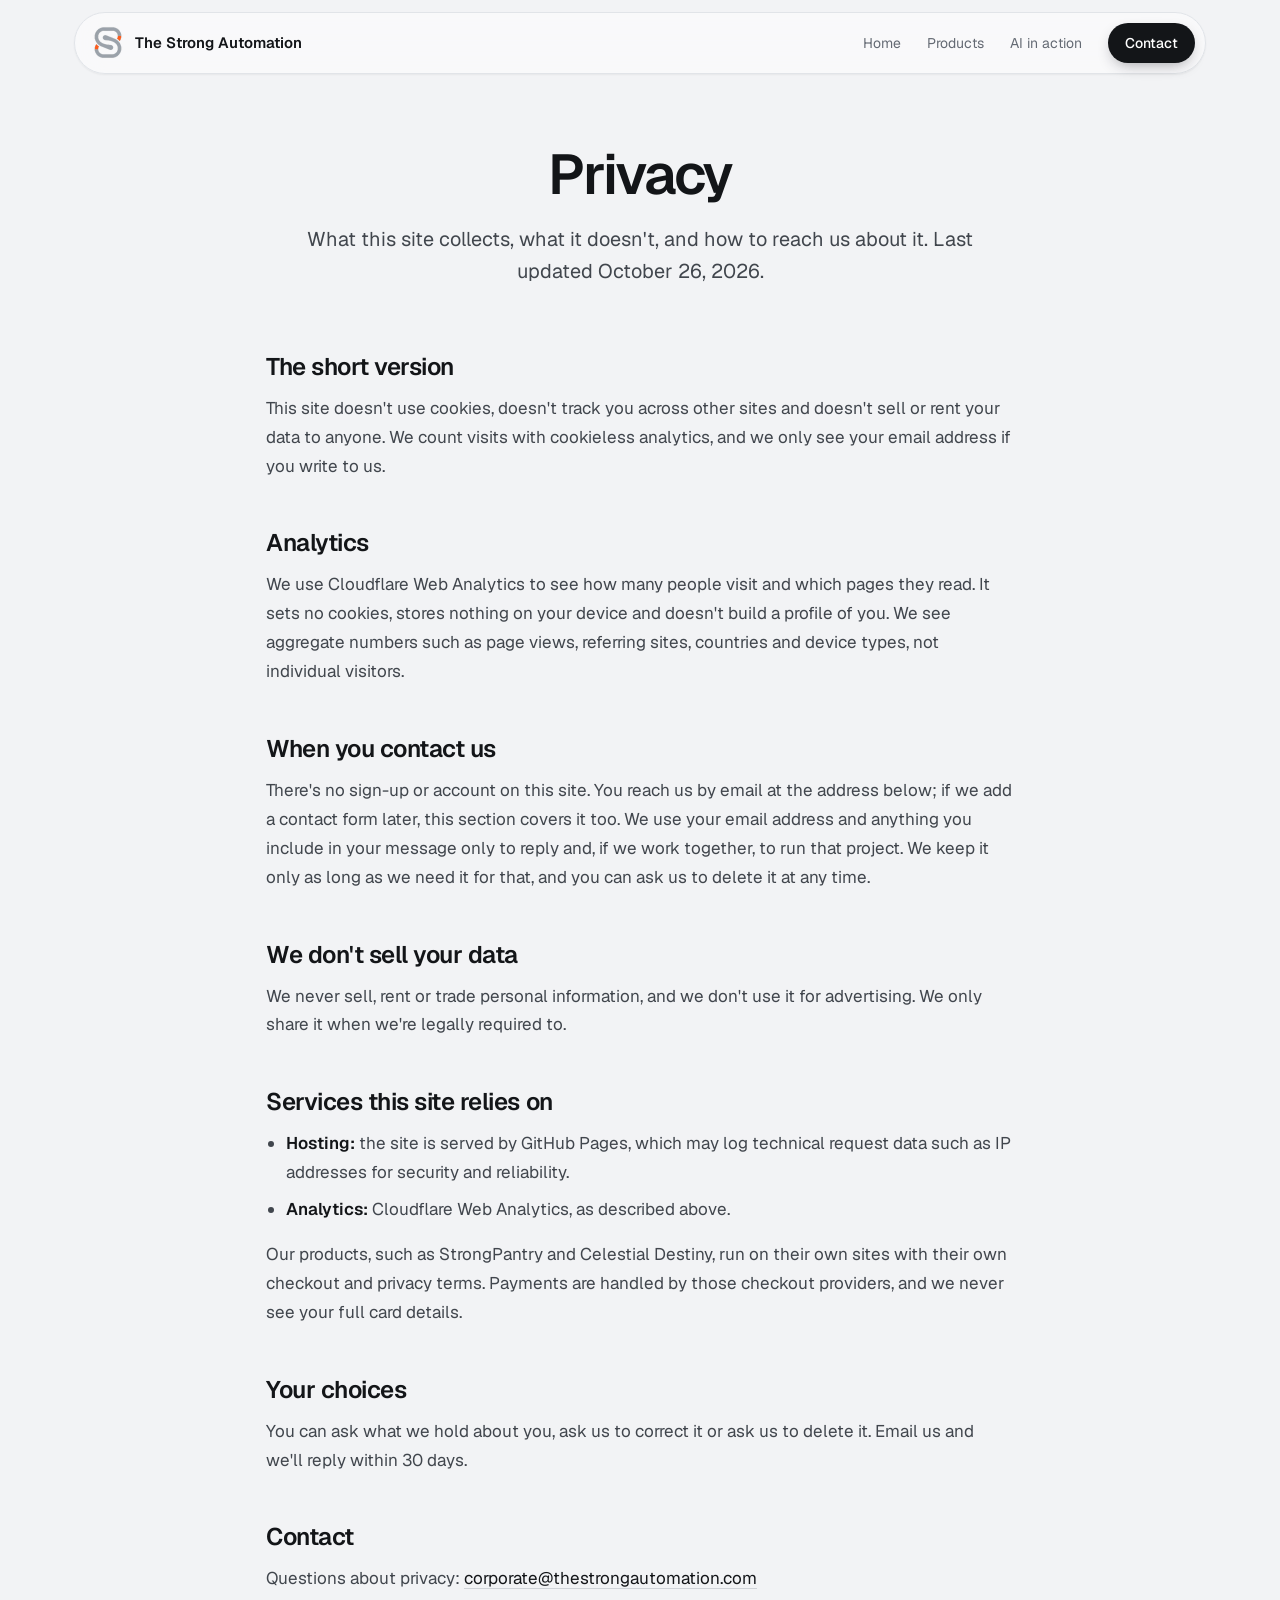
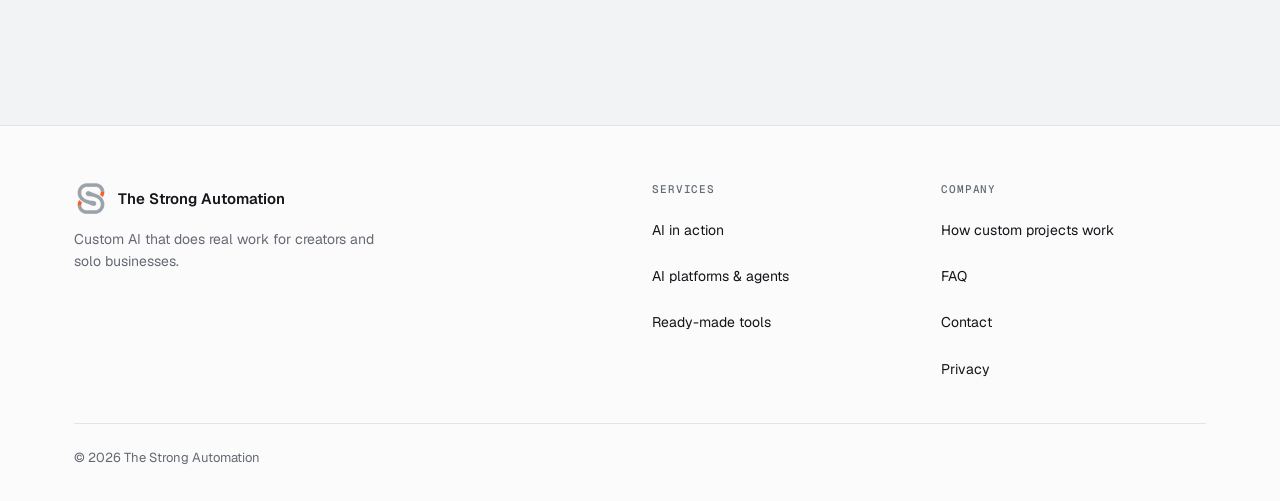
<file: site/privacy.html>
<!doctype html>
<html lang="en">
<head>
<meta charset="utf-8">
<meta name="viewport" content="width=device-width,initial-scale=1,viewport-fit=cover">
<meta http-equiv="Content-Security-Policy" content="default-src 'none'; script-src 'self' https://static.cloudflareinsights.com; connect-src 'self' https://cloudflareinsights.com; img-src 'self'; style-src 'self'; font-src 'self'; base-uri 'none'; form-action 'none'; object-src 'none'; upgrade-insecure-requests">
<meta name="referrer" content="strict-origin-when-cross-origin">
<title>Privacy | The Strong Automation</title>
<meta name="description" content="How The Strong Automation handles data: cookieless analytics, what happens when you email us, and why we never sell your information.">
<link rel="canonical" href="https://thestrongautomation.com/privacy.html">
<meta name="robots" content="index,follow">
<meta name="theme-color" content="#f2f3f5">
<meta property="og:type" content="website">
<meta property="og:site_name" content="The Strong Automation">
<meta property="og:title" content="Privacy | The Strong Automation">
<meta property="og:description" content="How The Strong Automation handles data: cookieless analytics, no selling of data.">
<meta property="og:url" content="https://thestrongautomation.com/privacy.html">
<meta property="og:image" content="https://thestrongautomation.com/og.png">
<meta property="og:image:width" content="1200">
<meta property="og:image:height" content="630">
<meta property="og:image:alt" content="The Strong Automation: AI platforms, apps and agent systems, built and shipped">
<meta name="twitter:card" content="summary_large_image">
<meta name="twitter:title" content="Privacy | The Strong Automation">
<meta name="twitter:description" content="How The Strong Automation handles data: cookieless analytics, no selling of data.">
<meta name="twitter:image" content="https://thestrongautomation.com/og.png">
<meta name="twitter:image:alt" content="The Strong Automation: AI platforms, apps and agent systems, built and shipped">
<script type="application/ld+json">{"@context":"https://schema.org","@graph":[{"@type":"WebSite","@id":"https://thestrongautomation.com/#website","name":"The Strong Automation","url":"https://thestrongautomation.com/","publisher":{"@id":"https://thestrongautomation.com/#org"}},{"@type":"WebPage","@id":"https://thestrongautomation.com/privacy.html#page","name":"Privacy","url":"https://thestrongautomation.com/privacy.html","isPartOf":{"@id":"https://thestrongautomation.com/#website"},"dateModified":"2026-10-26"},{"@type":"BreadcrumbList","itemListElement":[{"@type":"ListItem","position":1,"name":"Home","item":"https://thestrongautomation.com/"},{"@type":"ListItem","position":2,"name":"Privacy","item":"https://thestrongautomation.com/privacy.html"}]}]}</script>
<link rel="icon" type="image/png" sizes="48x48" href="img/brand/favicon-48.png">
<link rel="apple-touch-icon" href="img/brand/apple-touch-icon.png">
<script src="js/head.js"></script>
<link rel="preload" href="fonts/geist.woff2" as="font" type="font/woff2" crossorigin>
<link rel="stylesheet" href="css/site.css">
</head>
<body>
<header>
  <div class="wrap">
    <div class="bar">
      <a class="brand" href="./"><img src="img/brand/mark-68.webp" srcset="img/brand/mark-68.webp 2x, img/brand/mark-102.webp 3x" alt="" width="34" height="34"><span>The Strong Automation</span></a>
      <nav class="nav" aria-label="Main">
        <a class="link" href="./">Home</a>
        <a class="link" href="products.html">Products</a>
        <a class="link" href="dashboards.html">AI in action</a>
        <a class="btn btn-primary" href="./#contact">Contact</a>
        <details class="menu">
          <summary aria-label="Menu"><svg viewBox="0 0 18 18" fill="none" stroke="currentColor" stroke-width="1.8" stroke-linecap="round"><path d="M3 5h12M3 9h12M3 13h12"/></svg></summary>
          <div class="sheet">
            <a href="./">Home</a><a href="products.html">Products</a><a href="dashboards.html">AI in action</a><a href="./#contact">Contact</a>
          </div>
        </details>
      </nav>
    </div>
  </div>
</header>

<main id="top">
  <section class="phead" aria-labelledby="ptitle">
    <div class="wrap">
      <h1 class="in d1" id="ptitle">Privacy</h1>
      <p class="lede in d3">What this site collects, what it doesn't, and how to reach us about it. Last updated October 26, 2026.</p>
    </div>
  </section>

  <section class="legal" aria-label="Privacy policy">
    <div class="wrap">
      <article>
        <h2>The short version</h2>
        <p>This site doesn't use cookies, doesn't track you across other sites and doesn't sell or rent your data to anyone. We count visits with cookieless analytics, and we only see your email address if you write to us.</p>

        <h2>Analytics</h2>
        <p>We use Cloudflare Web Analytics to see how many people visit and which pages they read. It sets no cookies, stores nothing on your device and doesn't build a profile of you. We see aggregate numbers such as page views, referring sites, countries and device types, not individual visitors.</p>

        <h2>When you contact us</h2>
        <p>There's no sign-up or account on this site. You reach us by email at the address below; if we add a contact form later, this section covers it too. We use your email address and anything you include in your message only to reply and, if we work together, to run that project. We keep it only as long as we need it for that, and you can ask us to delete it at any time.</p>

        <h2>We don't sell your data</h2>
        <p>We never sell, rent or trade personal information, and we don't use it for advertising. We only share it when we're legally required to.</p>

        <h2>Services this site relies on</h2>
        <ul>
          <li><strong>Hosting:</strong> the site is served by GitHub Pages, which may log technical request data such as IP addresses for security and reliability.</li>
          <li><strong>Analytics:</strong> Cloudflare Web Analytics, as described above.</li>
        </ul>
        <p>Our products, such as StrongPantry and Celestial Destiny, run on their own sites with their own checkout and privacy terms. Payments are handled by those checkout providers, and we never see your full card details.</p>

        <h2>Your choices</h2>
        <p>You can ask what we hold about you, ask us to correct it or ask us to delete it. Email us and we'll reply within 30 days.</p>

        <h2>Contact</h2>
        <p>Questions about privacy: <a class="addr" href="mailto:corporate@thestrongautomation.com?subject=Privacy%20question">corporate@<wbr>thestrongautomation.com</a></p>
      </article>
    </div>
  </section>
</main>

<footer>
  <div class="wrap">
    <div class="fb">
      <a class="brand" href="./"><img src="img/brand/mark-68.webp" srcset="img/brand/mark-68.webp 2x, img/brand/mark-102.webp 3x" alt="" width="34" height="34" loading="lazy" decoding="async">The Strong Automation</a>
      <p>Custom AI that does real work for creators and solo businesses.</p>
    </div>
    <div>
      <h2>Services</h2>
      <ul>
        <li><a href="dashboards.html">AI in action</a></li>
        <li><a href="./#how">AI platforms &amp; agents</a></li>
        <li><a href="products.html">Ready-made tools</a></li>
      </ul>
    </div>
    <div>
      <h2>Company</h2>
      <ul>
        <li><a href="./#how">How custom projects work</a></li>
        <li><a href="./#faq">FAQ</a></li>
        <li><a href="./#contact">Contact</a></li>
        <li><a href="privacy.html">Privacy</a></li>
      </ul>
    </div>
    <div class="copy-r">© 2026 The Strong Automation</div>
  </div>
</footer>

<button type="button" class="totop" aria-label="Back to top"><svg viewBox="0 0 16 16" fill="none" stroke="currentColor" stroke-width="1.8" stroke-linecap="round" stroke-linejoin="round" aria-hidden="true"><path d="M8 13V3M3.5 7.5L8 3l4.5 4.5"/></svg></button>
<script src="js/site.js"></script>
<!-- Cloudflare Web Analytics (cookieless, no banner needed) -->
<script defer src="https://static.cloudflareinsights.com/beacon.min.js" data-cf-beacon='{"token": "2a770f777b614348b07d17ceb797da85"}'></script>
</body>
</html>
</file>
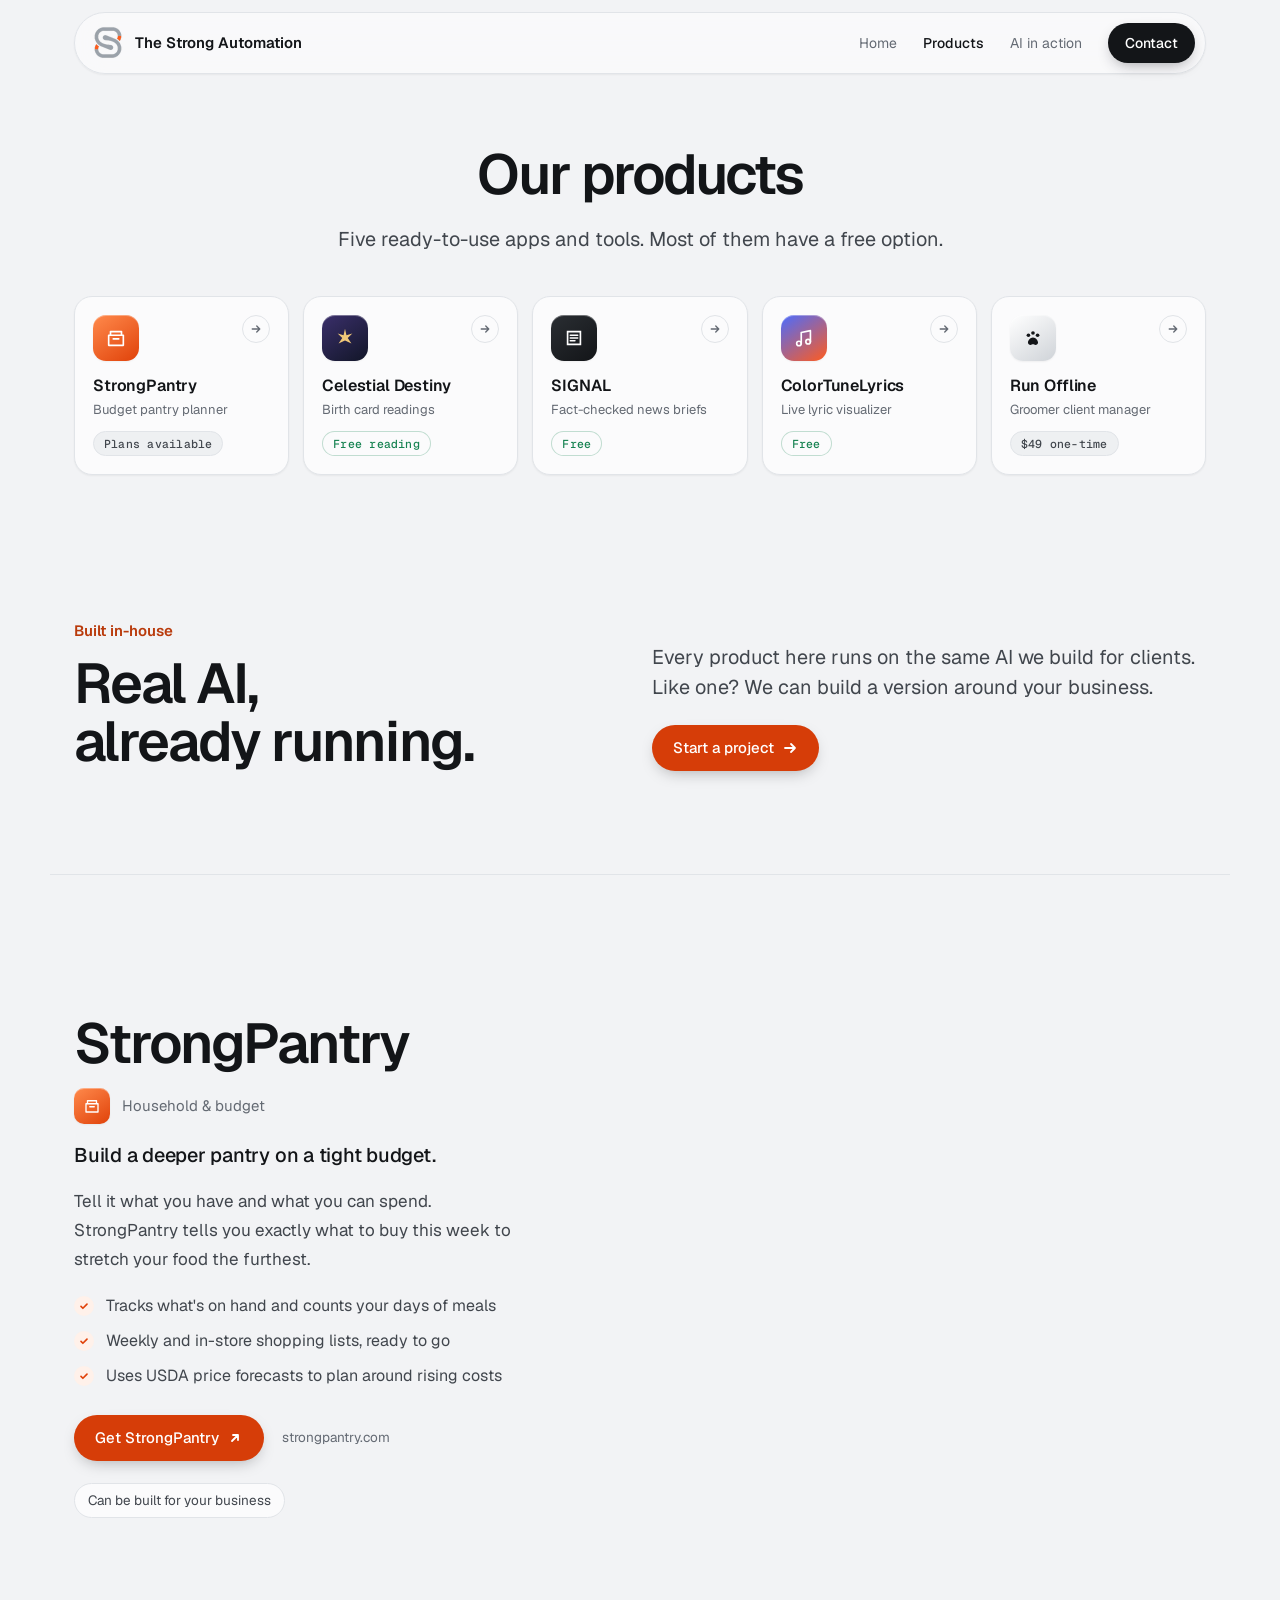
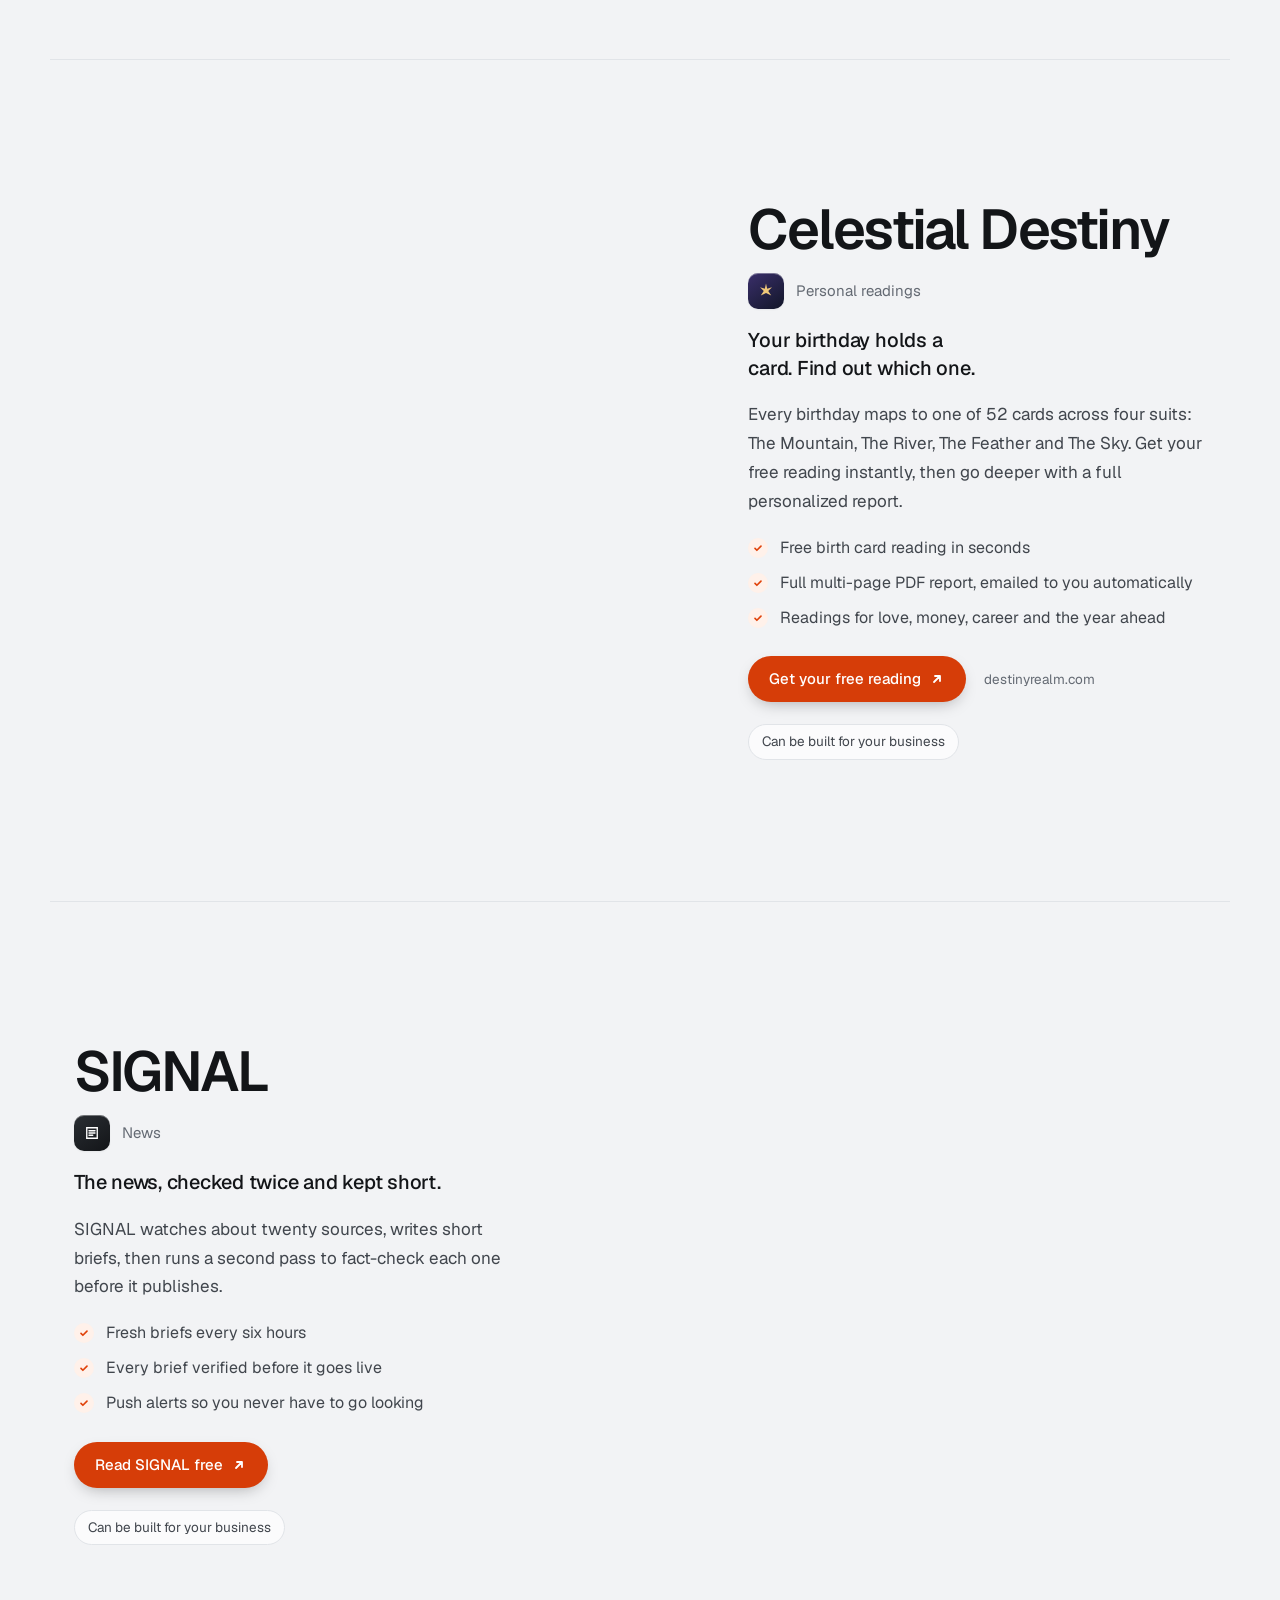
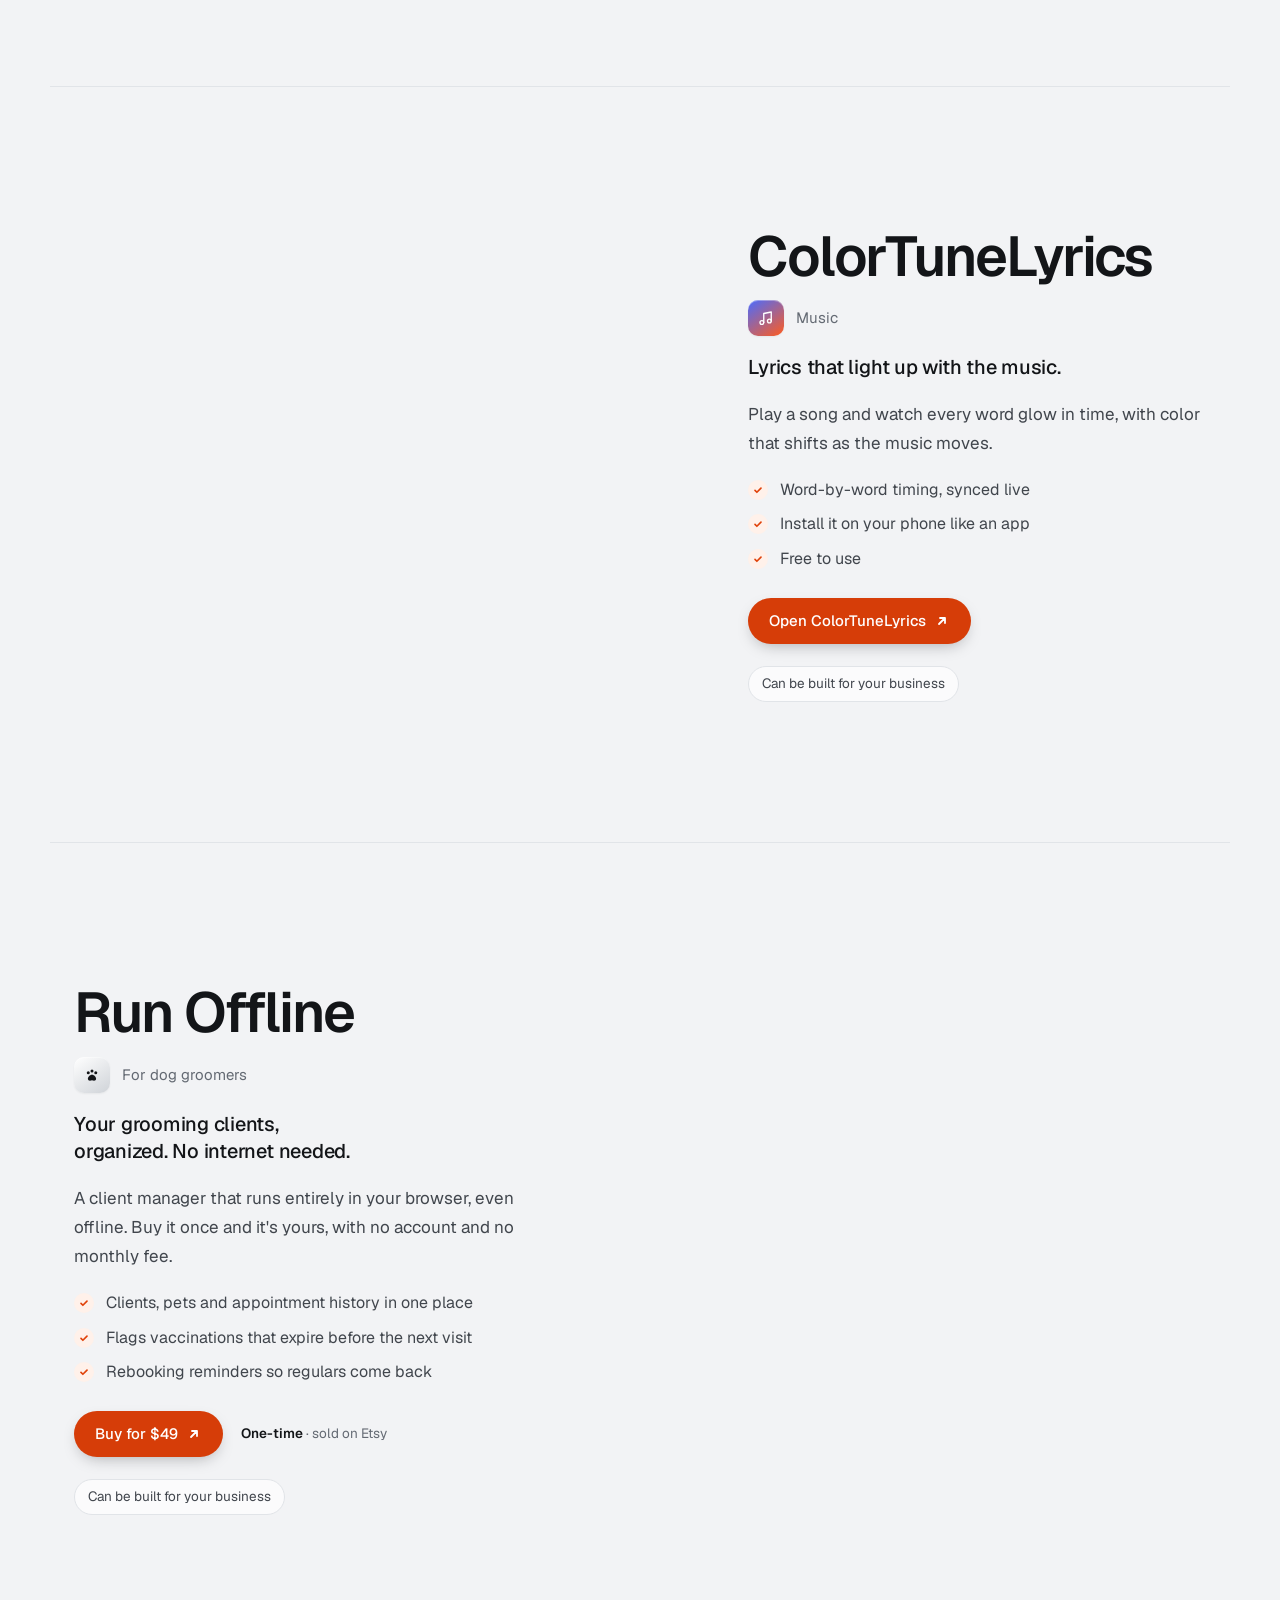
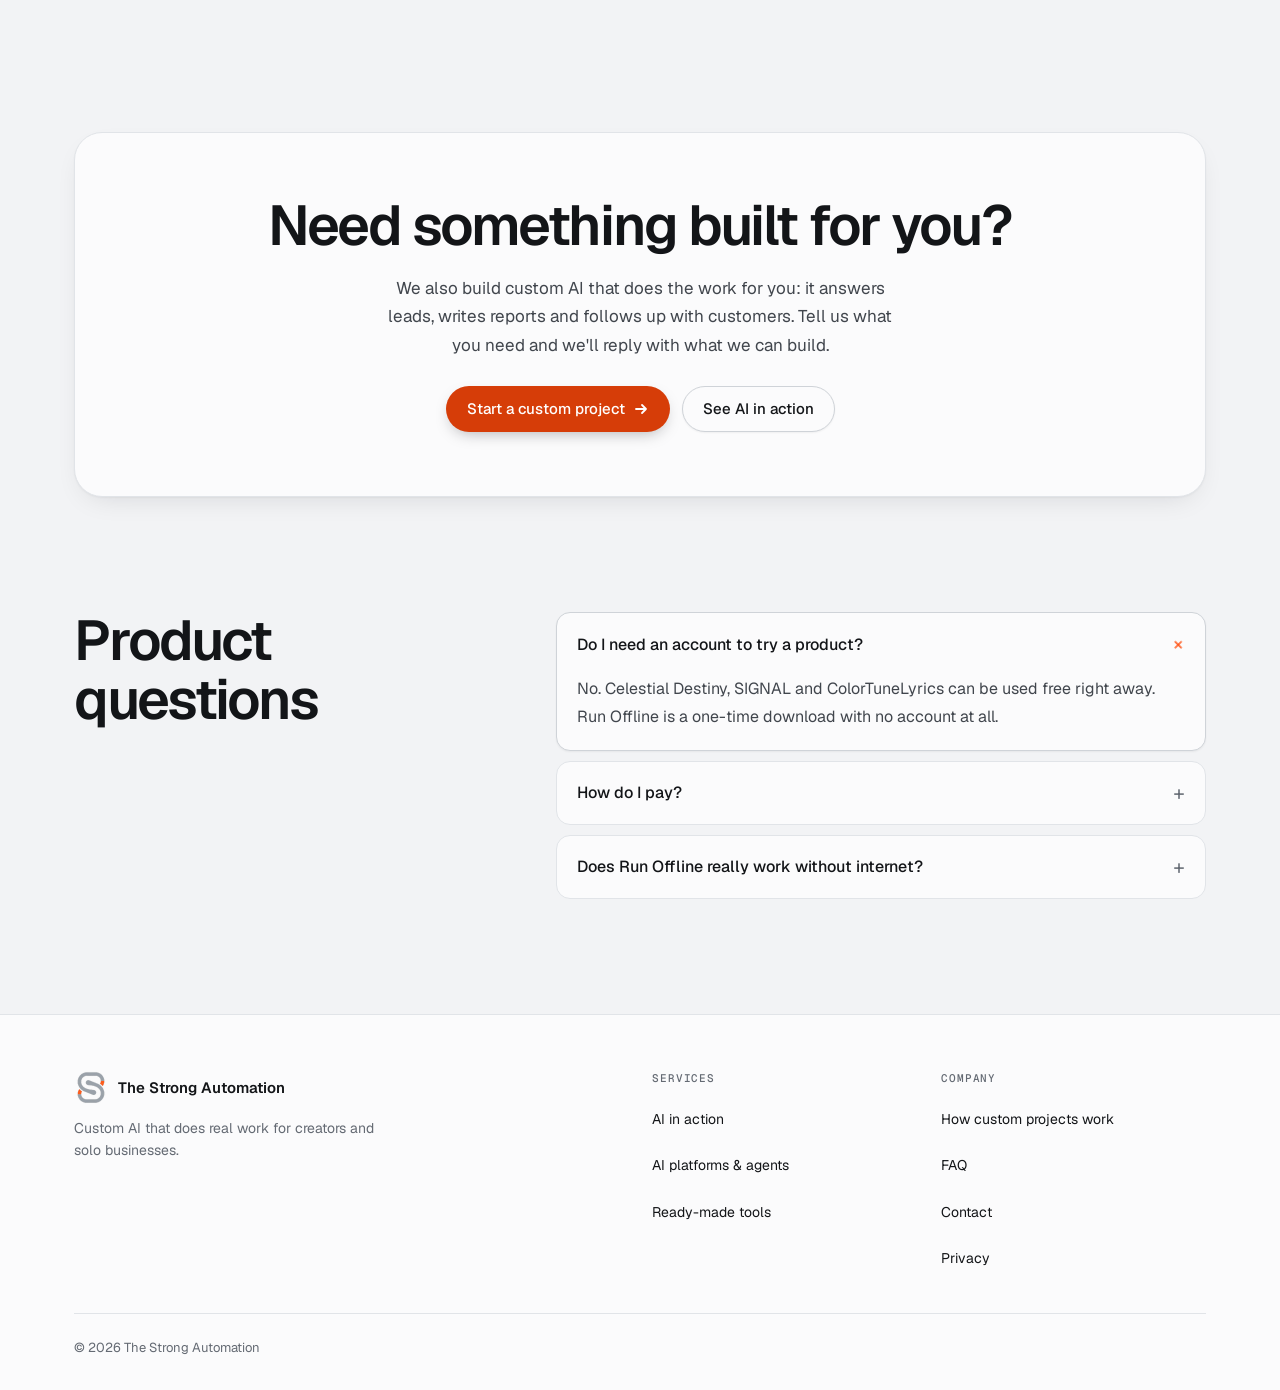
<file: site/products.html>
<!doctype html>
<html lang="en">
<head>
<meta charset="utf-8">
<meta name="viewport" content="width=device-width,initial-scale=1,viewport-fit=cover">
<meta http-equiv="Content-Security-Policy" content="default-src 'none'; script-src 'self' https://static.cloudflareinsights.com; connect-src 'self' https://cloudflareinsights.com; img-src 'self'; style-src 'self'; font-src 'self'; base-uri 'none'; form-action 'none'; object-src 'none'; upgrade-insecure-requests">
<meta name="referrer" content="strict-origin-when-cross-origin">
<title>Products: Apps and Tools | The Strong Automation</title>
<meta name="description" content="Five live apps and tools we built and run: StrongPantry, Celestial Destiny, SIGNAL, ColorTuneLyrics and Run Offline. Most have a free option.">
<link rel="canonical" href="https://thestrongautomation.com/products.html">
<meta name="robots" content="index,follow">
<meta name="theme-color" content="#f2f3f5">
<meta property="og:type" content="website">
<meta property="og:site_name" content="The Strong Automation">
<meta property="og:title" content="Products: Apps and Tools | The Strong Automation">
<meta property="og:description" content="StrongPantry, Celestial Destiny, SIGNAL, ColorTuneLyrics and Run Offline: live apps and tools, most with a free option.">
<meta property="og:url" content="https://thestrongautomation.com/products.html">
<meta property="og:image" content="https://thestrongautomation.com/og.png">
<meta property="og:image:width" content="1200">
<meta property="og:image:height" content="630">
<meta property="og:image:alt" content="The Strong Automation: AI platforms, apps and agent systems, built and shipped">
<meta name="twitter:card" content="summary_large_image">
<meta name="twitter:title" content="Products: Apps and Tools | The Strong Automation">
<meta name="twitter:description" content="StrongPantry, Celestial Destiny, SIGNAL, ColorTuneLyrics and Run Offline: live apps and tools, most with a free option.">
<meta name="twitter:image" content="https://thestrongautomation.com/og.png">
<meta name="twitter:image:alt" content="The Strong Automation: AI platforms, apps and agent systems, built and shipped">
<script type="application/ld+json">{"@context":"https://schema.org","@graph":[{"@type":"Organization","@id":"https://thestrongautomation.com/#org","name":"The Strong Automation","url":"https://thestrongautomation.com/","logo":"https://thestrongautomation.com/logo.png","email":"corporate@thestrongautomation.com","description":"Builds custom AI that does real work for creators and solo businesses: answering leads, writing reports and following up with customers.","knowsAbout":["AI assistants","AI agents","Automated reporting","Custom AI apps"]},{"@type":"WebSite","@id":"https://thestrongautomation.com/#website","name":"The Strong Automation","url":"https://thestrongautomation.com/","publisher":{"@id":"https://thestrongautomation.com/#org"}},{"@type":"CollectionPage","@id":"https://thestrongautomation.com/products.html#page","name":"Products","url":"https://thestrongautomation.com/products.html","isPartOf":{"@id":"https://thestrongautomation.com/#website"},"publisher":{"@id":"https://thestrongautomation.com/#org"},"mainEntity":{"@type":"ItemList","name":"Products","itemListElement":[{"@type":"ListItem","position":1,"item":{"@type":"WebApplication","name":"StrongPantry","url":"https://strongpantry.com","applicationCategory":"LifestyleApplication","description":"Tells a household on a tight budget what to buy this week to build a deeper pantry.","@id":"https://thestrongautomation.com/products.html#strongpantry","operatingSystem":"Web"}},{"@type":"ListItem","position":2,"item":{"@type":"WebApplication","name":"Celestial Destiny","url":"https://destinyrealm.com","applicationCategory":"LifestyleApplication","description":"Free birth card readings and personalized PDF reports.","offers":{"@type":"Offer","price":"0","priceCurrency":"USD"},"@id":"https://thestrongautomation.com/products.html#celestial-destiny","operatingSystem":"Web"}},{"@type":"ListItem","position":3,"item":{"@type":"WebApplication","name":"SIGNAL","url":"https://signal-newsblog.vercel.app","applicationCategory":"NewsApplication","description":"Automated, fact-checked news briefs every six hours.","@id":"https://thestrongautomation.com/products.html#signal","operatingSystem":"Web","offers":{"@type":"Offer","price":"0","priceCurrency":"USD"}}},{"@type":"ListItem","position":4,"item":{"@type":"WebApplication","name":"ColorTuneLyrics","url":"https://www.colortunelyrics.com","applicationCategory":"MultimediaApplication","description":"Real-time lyric visualizer synced word by word.","offers":{"@type":"Offer","price":"0","priceCurrency":"USD"},"@id":"https://thestrongautomation.com/products.html#colortunelyrics","operatingSystem":"Web"}},{"@type":"ListItem","position":5,"item":{"@type":"SoftwareApplication","name":"Run Offline","url":"https://runoffline.etsy.com","applicationCategory":"BusinessApplication","operatingSystem":"Any (web browser)","description":"Offline client manager for dog groomers.","offers":{"@type":"Offer","price":"49","priceCurrency":"USD"},"@id":"https://thestrongautomation.com/products.html#run-offline"}}]}},{"@type":"BreadcrumbList","itemListElement":[{"@type":"ListItem","position":1,"name":"Home","item":"https://thestrongautomation.com/"},{"@type":"ListItem","position":2,"name":"Products","item":"https://thestrongautomation.com/products.html"}]},{"@type":"FAQPage","mainEntity":[{"@type":"Question","name":"Do I need an account to try a product?","acceptedAnswer":{"@type":"Answer","text":"No. Celestial Destiny, SIGNAL and ColorTuneLyrics can be used free right away. Run Offline is a one-time download with no account at all."}},{"@type":"Question","name":"How do I pay?","acceptedAnswer":{"@type":"Answer","text":"Each product has its own secure checkout. Celestial Destiny reports and StrongPantry plans are paid by card on their sites, and Run Offline is purchased through Etsy."}},{"@type":"Question","name":"Does Run Offline really work without internet?","acceptedAnswer":{"@type":"Answer","text":"Yes. It's a single file that runs in your web browser and keeps your data on your own device."}}]}]}</script>
<link rel="icon" type="image/png" sizes="48x48" href="img/brand/favicon-48.png">
<link rel="apple-touch-icon" href="img/brand/apple-touch-icon.png">
<script src="js/head.js"></script>
<link rel="preload" href="fonts/geist.woff2" as="font" type="font/woff2" crossorigin>
<link rel="stylesheet" href="css/site.css">
</head>
<body>
<svg class="sprite" width="0" height="0" aria-hidden="true">
  <symbol id="i-pantry" viewBox="0 0 24 24" fill="none" stroke="currentColor" stroke-width="1.8" stroke-linecap="round" stroke-linejoin="round"><path d="M4 9h16v11H4zM6 9V5h12v4M9 13h6"/></symbol>
  <symbol id="i-star" viewBox="0 0 24 24" fill="currentColor"><path d="M12 2l1.6 6.9L20 7l-5 4.9L19 18l-7-3.2L5 18l4-6.1L4 7l6.4 1.9z"/></symbol>
  <symbol id="i-news" viewBox="0 0 24 24" fill="none" stroke="currentColor" stroke-width="1.8" stroke-linecap="round"><path d="M5 5h14v14H5zM8 9h8M8 12h8M8 15h5"/></symbol>
  <symbol id="i-music" viewBox="0 0 24 24" fill="none" stroke="currentColor" stroke-width="1.8" stroke-linecap="round" stroke-linejoin="round"><path d="M9 18V6l10-2v12"/><circle cx="6.5" cy="18" r="2.5"/><circle cx="16.5" cy="16" r="2.5"/></symbol>
  <symbol id="i-paw" viewBox="0 0 24 24" fill="currentColor"><circle cx="7" cy="9" r="2"/><circle cx="12" cy="6.5" r="2"/><circle cx="17" cy="9" r="2"/><path d="M12 11.5c-3 0-5.5 3.3-5.5 5.5 0 1.6 1.3 2.5 2.8 2.5 1.1 0 1.7-.6 2.7-.6s1.6.6 2.7.6c1.5 0 2.8-.9 2.8-2.5 0-2.2-2.5-5.5-5.5-5.5z"/></symbol>
  <symbol id="i-arrow" viewBox="0 0 16 16" fill="none" stroke="currentColor" stroke-width="1.8" stroke-linecap="round" stroke-linejoin="round"><path d="M3 8h10M9 4l4 4-4 4"/></symbol>
  <symbol id="i-out" viewBox="0 0 16 16" fill="none" stroke="currentColor" stroke-width="1.8" stroke-linecap="round" stroke-linejoin="round"><path d="M5 11L11 5M6 5h5v5"/></symbol>
</svg>
<header>
  <div class="wrap">
    <div class="bar">
      <a class="brand" href="./"><img src="img/brand/mark-68.webp" srcset="img/brand/mark-68.webp 2x, img/brand/mark-102.webp 3x" alt="" width="34" height="34"><span>The Strong Automation</span></a>
      <nav class="nav" aria-label="Main">
        <a class="link" href="./">Home</a>
        <a class="link" href="products.html" aria-current="page">Products</a>
        <a class="link" href="dashboards.html">AI in action</a>
        <a class="btn btn-primary" href="./#contact">Contact</a>
        <details class="menu">
          <summary aria-label="Menu"><svg viewBox="0 0 18 18" fill="none" stroke="currentColor" stroke-width="1.8" stroke-linecap="round"><path d="M3 5h12M3 9h12M3 13h12"/></svg></summary>
          <div class="sheet">
            <a href="./">Home</a><a href="products.html" aria-current="page">Products</a><a href="dashboards.html">AI in action</a><a href="./#contact">Contact</a>
          </div>
        </details>
      </nav>
    </div>
  </div>
</header>

<main id="top">
  <section class="phead" aria-labelledby="ptitle">
    <div class="wrap">
      <h1 class="in d2" id="ptitle">Our products</h1>
      <p class="lede in d3">Five ready-to-use apps and tools. Most of them have a free option.</p>
      <nav class="in d4" aria-label="Jump to a product">
      <div class="lineup">
        <a class="tile" href="#strongpantry">
          <span class="ico i-pantry"><svg><use href="#i-pantry"/></svg></span>
          <div><b>StrongPantry</b><small>Budget pantry planner</small></div>
          <span class="price">Plans available</span>
          <span class="go"><svg><use href="#i-arrow"/></svg></span>
        </a>
        <a class="tile" href="#celestial-destiny">
          <span class="ico i-destiny"><svg><use href="#i-star"/></svg></span>
          <div><b>Celestial Destiny</b><small>Birth card readings</small></div>
          <span class="price free">Free reading</span>
          <span class="go"><svg><use href="#i-arrow"/></svg></span>
        </a>
        <a class="tile" href="#signal">
          <span class="ico i-signal"><svg><use href="#i-news"/></svg></span>
          <div><b>SIGNAL</b><small>Fact-checked news briefs</small></div>
          <span class="price free">Free</span>
          <span class="go"><svg><use href="#i-arrow"/></svg></span>
        </a>
        <a class="tile" href="#colortunelyrics">
          <span class="ico i-lyrics"><svg><use href="#i-music"/></svg></span>
          <div><b>ColorTuneLyrics</b><small>Live lyric visualizer</small></div>
          <span class="price free">Free</span>
          <span class="go"><svg><use href="#i-arrow"/></svg></span>
        </a>
        <a class="tile" href="#run-offline">
          <span class="ico i-groom"><svg><use href="#i-paw"/></svg></span>
          <div><b>Run Offline</b><small>Groomer client manager</small></div>
          <span class="price">$49 one-time</span>
          <span class="go"><svg><use href="#i-arrow"/></svg></span>
        </a>
      </div>
      </nav>
    </div>
  </section>

  <!-- Intro: our products run on the same AI we build for clients -->
  <section class="pintro" aria-labelledby="pintro-title">
    <div class="wrap">
      <div class="pintro-head">
        <p class="eyebrow">Built in-house</p>
        <h2 id="pintro-title">Real AI, already running.</h2>
      </div>
      <div class="pintro-body">
        <p>Every product here runs on the same AI we build for clients. Like one? We can build a version around your business.</p>
        <a class="btn btn-accent" href="./#contact">Start a project <svg><use href="#i-arrow"/></svg></a>
      </div>
    </div>
  </section>

  <!-- StrongPantry -->
  <section class="prod" id="strongpantry">
    <div class="wrap">
      <div class="show">
        <div class="copy">
          <div class="pname"><span class="ico i-pantry"><svg><use href="#i-pantry"/></svg></span><div><h2>StrongPantry</h2><p class="cat">Household &amp; budget</p></div></div>
          <p class="tagline">Build a deeper pantry on a tight budget.</p>
          <p class="desc">Tell it what you have and what you can spend. StrongPantry tells you exactly what to buy this week to stretch your food the furthest.</p>
          <ul class="feats">
            <li>Tracks what's on hand and counts your days of meals</li>
            <li>Weekly and in-store shopping lists, ready to go</li>
            <li>Uses USDA price forecasts to plan around rising costs</li>
          </ul>
          <div class="buy">
            <a class="btn btn-accent" href="https://strongpantry.com" target="_blank" rel="noopener noreferrer">Get StrongPantry <svg><use href="#i-out"/></svg></a>
            <span class="note">strongpantry.com</span>
          </div>
          <p class="ptag">Can be built for your business</p>
        </div>
        <div class="slides" data-slides role="region" aria-roledescription="carousel" aria-label="StrongPantry screenshots">
          <div class="track">
            <div class="slide on" id="sp-s1" role="tabpanel" aria-labelledby="sp-t1">
              <div class="frame"><div class="screen"><div class="wbar"><i></i><i></i><i></i><span class="url">strongpantry.com</span></div><img src="img/strongpantry/1-home.webp" width="1280" height="800" loading="lazy" decoding="async" alt="StrongPantry home page: &ldquo;Know what to add to your pantry this week,&rdquo; with a days-of-meals card showing 4.7 days toward a 30-day goal"></div></div>
            </div>
            <div class="slide" id="sp-s2" role="tabpanel" aria-labelledby="sp-t2">
              <div class="frame"><div class="screen"><div class="wbar"><i></i><i></i><i></i><span class="url">strongpantry.com · example household</span></div><img src="img/strongpantry/2-days-of-meals.webp" width="1280" height="800" loading="lazy" decoding="async" alt="StrongPantry example household: weekly tiles showing days of meals on the shelf growing from 6.7 in week 1 to 32.3 by week 12"></div></div>
            </div>
            <div class="slide" id="sp-s3" role="tabpanel" aria-labelledby="sp-t3">
              <div class="frame"><div class="screen"><div class="wbar"><i></i><i></i><i></i><span class="url">strongpantry.com · this week</span></div><img src="img/strongpantry/3-shopping-list.webp" width="1280" height="800" loading="lazy" decoding="async" alt="StrongPantry&rsquo;s &ldquo;This week&rsquo;s buy&rdquo; list: eight pantry staples, each tagged Rising, Early warning, Below normal or Near normal on price"></div></div>
            </div>
            <div class="slide" id="sp-s4" role="tabpanel" aria-labelledby="sp-t4">
              <div class="frame"><div class="screen"><div class="wbar"><i></i><i></i><i></i><span class="url">strongpantry.com/outlook</span></div><img src="img/strongpantry/4-price-outlook.webp" width="1280" height="800" loading="lazy" decoding="async" alt="StrongPantry price outlook: 2026 USDA store-price forecast ranges for beef, sugar and seafood, each marked Rising"></div></div>
            </div>
          </div>
          <div class="tabs" role="tablist" aria-label="StrongPantry screenshots">
            <button type="button" role="tab" id="sp-t1" aria-controls="sp-s1" aria-selected="true">Home</button>
            <button type="button" role="tab" id="sp-t2" aria-controls="sp-s2" aria-selected="false" tabindex="-1">Days of meals</button>
            <button type="button" role="tab" id="sp-t3" aria-controls="sp-s3" aria-selected="false" tabindex="-1">Shopping list</button>
            <button type="button" role="tab" id="sp-t4" aria-controls="sp-s4" aria-selected="false" tabindex="-1">Price outlook</button>
          </div>
        </div>
      </div>
    </div>
  </section>

  <!-- Celestial Destiny -->
  <section class="prod flip" id="celestial-destiny">
    <div class="wrap">
      <div class="show">
        <div class="copy">
          <div class="pname"><span class="ico i-destiny"><svg><use href="#i-star"/></svg></span><div><h2>Celestial Destiny</h2><p class="cat">Personal readings</p></div></div>
          <p class="tagline">Your birthday holds a card. Find out which one.</p>
          <p class="desc">Every birthday maps to one of 52 cards across four suits: The Mountain, The River, The Feather and The Sky. Get your free reading instantly, then go deeper with a full personalized report.</p>
          <ul class="feats">
            <li>Free birth card reading in seconds</li>
            <li>Full multi-page PDF report, emailed to you automatically</li>
            <li>Readings for love, money, career and the year ahead</li>
          </ul>
          <div class="buy">
            <a class="btn btn-accent" href="https://destinyrealm.com" target="_blank" rel="noopener noreferrer">Get your free reading <svg><use href="#i-out"/></svg></a>
            <span class="note">destinyrealm.com</span>
          </div>
          <p class="ptag">Can be built for your business</p>
        </div>
        <div class="slides cd-slides" data-slides role="region" aria-roledescription="carousel" aria-label="Celestial Destiny preview">
          <div class="track">
            <div class="slide on cd-stage" id="cd-s1" role="tabpanel" aria-labelledby="cd-t1">
          <div class="cd-form">
            <h3>What's your birth card?</h3>
            <form id="bcForm" class="row">
              <label class="fld">Month<select id="bcMonth"></select></label>
              <label class="fld">Day<select id="bcDay"></select></label>
              <button class="btn btn-accent" type="submit">Reveal</button>
            </form>
            <div class="res" aria-live="polite">
              <span class="nm" id="bcName"></span>
              <span class="st" id="bcSuit"></span>
              <span class="bd" id="bcNote"></span>
            </div>
          </div>
          <div class="bigcard s-sky" id="bigcard" aria-hidden="true"><span class="rank" id="cRank">3</span></div>
            </div>
            <figure class="slide cd-stage cd-page" id="cd-s2" role="tabpanel" aria-labelledby="cd-t2"><img src="img/celestial-destiny/report-cover-sample.webp" width="618" height="887" loading="lazy" decoding="async" alt="Sample report cover: Five of Rivers, prepared for Alex Morgan"></figure>
            <figure class="slide cd-stage cd-page" id="cd-s3" role="tabpanel" aria-labelledby="cd-t3"><img src="img/celestial-destiny/report-page-1.webp" width="476" height="673" loading="lazy" decoding="async" alt="Sample report page with the Essence and Career sections, text fading out partway down"></figure>
            <figure class="slide cd-stage cd-page" id="cd-s4" role="tabpanel" aria-labelledby="cd-t4"><img src="img/celestial-destiny/report-page-2.webp" width="470" height="672" loading="lazy" decoding="async" alt="Sample report page with the Expansion section, text fading out partway down"></figure>
            <figure class="slide cd-stage cd-page" id="cd-s5" role="tabpanel" aria-labelledby="cd-t5"><img src="img/celestial-destiny/report-page-3.webp" width="468" height="663" loading="lazy" decoding="async" alt="Sample report page with the Integration section, text fading out partway down"></figure>
          </div>
          <div class="tabs" role="tablist" aria-label="Celestial Destiny preview">
            <button type="button" role="tab" id="cd-t1" aria-controls="cd-s1" aria-selected="true">Your card</button>
            <button type="button" role="tab" id="cd-t2" aria-controls="cd-s2" aria-selected="false" tabindex="-1">Report cover</button>
            <button type="button" role="tab" id="cd-t3" aria-controls="cd-s3" aria-selected="false" tabindex="-1">Essence &amp; Career</button>
            <button type="button" role="tab" id="cd-t4" aria-controls="cd-s4" aria-selected="false" tabindex="-1">Expansion</button>
            <button type="button" role="tab" id="cd-t5" aria-controls="cd-s5" aria-selected="false" tabindex="-1">Integration</button>
          </div>
        </div>
      </div>
    </div>
  </section>

  <!-- SIGNAL -->
  <section class="prod" id="signal">
    <div class="wrap">
      <div class="show">
        <div class="copy">
          <div class="pname"><span class="ico i-signal"><svg><use href="#i-news"/></svg></span><div><h2>SIGNAL</h2><p class="cat">News</p></div></div>
          <p class="tagline">The news, checked twice and kept short.</p>
          <p class="desc">SIGNAL watches about twenty sources, writes short briefs, then runs a second pass to fact-check each one before it publishes.</p>
          <ul class="feats">
            <li>Fresh briefs every six hours</li>
            <li>Every brief verified before it goes live</li>
            <li>Push alerts so you never have to go looking</li>
          </ul>
          <div class="buy">
            <a class="btn btn-accent" href="https://signal-newsblog.vercel.app" target="_blank" rel="noopener noreferrer">Read SIGNAL free <svg><use href="#i-out"/></svg></a>
          </div>
          <p class="ptag">Can be built for your business</p>
        </div>
        <div class="slides" data-slides role="region" aria-roledescription="carousel" aria-label="SIGNAL screenshots">
          <div class="track">
            <div class="slide on" id="sg-s1" role="tabpanel" aria-labelledby="sg-t1">
              <div class="frame"><div class="screen"><div class="wbar"><i></i><i></i><i></i><span class="url">signal-newsblog.vercel.app/tech</span></div><img src="img/signal/1-front-page.webp" width="1280" height="800" loading="lazy" decoding="async" alt="SIGNAL&rsquo;s Tech &amp; AI page: a lead brief about the Zen Browser marked Confirmed, under a scrolling ticker of the latest headlines"></div></div>
            </div>
            <div class="slide" id="sg-s2" role="tabpanel" aria-labelledby="sg-t2">
              <div class="frame"><div class="screen"><div class="wbar"><i></i><i></i><i></i><span class="url">signal-newsblog.vercel.app/brief</span></div><img src="img/signal/2-brief.webp" width="1280" height="800" loading="lazy" decoding="async" alt="A single SIGNAL brief about a 1,000-mile cloud on Mars, marked Confirmed, with its source count, date and a short summary"></div></div>
            </div>
            <div class="slide" id="sg-s3" role="tabpanel" aria-labelledby="sg-t3">
              <div class="frame"><div class="screen"><div class="wbar"><i></i><i></i><i></i><span class="url">signal-newsblog.vercel.app</span></div><img src="img/signal/3-push-alerts.webp" width="1280" height="800" loading="lazy" decoding="async" alt="SIGNAL&rsquo;s push-alert prompt: &ldquo;Subscribe to our notifications for the latest news and updates,&rdquo; with Later and Subscribe buttons"></div></div>
            </div>
          </div>
          <div class="tabs" role="tablist" aria-label="SIGNAL screenshots">
            <button type="button" role="tab" id="sg-t1" aria-controls="sg-s1" aria-selected="true">Latest briefs</button>
            <button type="button" role="tab" id="sg-t2" aria-controls="sg-s2" aria-selected="false" tabindex="-1">A brief</button>
            <button type="button" role="tab" id="sg-t3" aria-controls="sg-s3" aria-selected="false" tabindex="-1">Push alerts</button>
          </div>
        </div>
      </div>
    </div>
  </section>

  <!-- ColorTuneLyrics -->
  <section class="prod flip" id="colortunelyrics">
    <div class="wrap">
      <div class="show">
        <div class="copy">
          <div class="pname"><span class="ico i-lyrics"><svg><use href="#i-music"/></svg></span><div><h2>ColorTuneLyrics</h2><p class="cat">Music</p></div></div>
          <p class="tagline">Lyrics that light up with the music.</p>
          <p class="desc">Play a song and watch every word glow in time, with color that shifts as the music moves.</p>
          <ul class="feats">
            <li>Word-by-word timing, synced live</li>
            <li>Install it on your phone like an app</li>
            <li>Free to use</li>
          </ul>
          <div class="buy">
            <a class="btn btn-accent" href="https://www.colortunelyrics.com" target="_blank" rel="noopener noreferrer">Open ColorTuneLyrics <svg><use href="#i-out"/></svg></a>
          </div>
          <p class="ptag">Can be built for your business</p>
        </div>
        <div class="slides" data-slides role="region" aria-roledescription="carousel" aria-label="ColorTuneLyrics screenshots">
          <div class="track">
            <div class="slide on" id="ly-s1" role="tabpanel" aria-labelledby="ly-t1">
              <div class="frame"><div class="screen"><div class="wbar"><i></i><i></i><i></i><span class="url">colortunelyrics.com</span></div><img src="img/colortunelyrics/1-home.webp" width="1280" height="800" loading="lazy" decoding="async" alt="ColorTuneLyrics home: a search box for any artist and song above a colorful &ldquo;karaoke&rdquo; title"></div></div>
            </div>
            <div class="slide" id="ly-s2" role="tabpanel" aria-labelledby="ly-t2">
              <div class="frame"><div class="screen"><div class="wbar"><i></i><i></i><i></i><span class="url">colortunelyrics.com</span></div><img src="img/colortunelyrics/2-search.webp" width="1280" height="800" loading="lazy" decoding="async" alt="ColorTuneLyrics search results for &ldquo;Amazing Grace,&rdquo; listing versions by several artists with their running times"></div></div>
            </div>
            <div class="slide" id="ly-s3" role="tabpanel" aria-labelledby="ly-t3">
              <div class="frame"><div class="screen"><div class="wbar"><i></i><i></i><i></i><span class="url">colortunelyrics.com</span></div><img src="img/colortunelyrics/3-player.webp" width="1280" height="800" loading="lazy" decoding="async" alt="ColorTuneLyrics player synced to &ldquo;Amazing Grace&rdquo;: the word &ldquo;see&rdquo; glows on a lyric line set over a music staff, with play controls and a timeline above"></div></div>
            </div>
          </div>
          <div class="tabs" role="tablist" aria-label="ColorTuneLyrics screenshots">
            <button type="button" role="tab" id="ly-t1" aria-controls="ly-s1" aria-selected="true">Home</button>
            <button type="button" role="tab" id="ly-t2" aria-controls="ly-s2" aria-selected="false" tabindex="-1">Search</button>
            <button type="button" role="tab" id="ly-t3" aria-controls="ly-s3" aria-selected="false" tabindex="-1">Player</button>
          </div>
        </div>
      </div>
    </div>
  </section>

  <!-- Run Offline -->
  <section class="prod" id="run-offline">
    <div class="wrap">
      <div class="show">
        <div class="copy">
          <div class="pname"><span class="ico i-groom"><svg><use href="#i-paw"/></svg></span><div><h2>Run Offline</h2><p class="cat">For dog groomers</p></div></div>
          <p class="tagline">Your grooming clients, organized. No internet needed.</p>
          <p class="desc">A client manager that runs entirely in your browser, even offline. Buy it once and it's yours, with no account and no monthly fee.</p>
          <ul class="feats">
            <li>Clients, pets and appointment history in one place</li>
            <li>Flags vaccinations that expire before the next visit</li>
            <li>Rebooking reminders so regulars come back</li>
          </ul>
          <div class="buy">
            <a class="btn btn-accent" href="https://runoffline.etsy.com" target="_blank" rel="noopener noreferrer">Buy for $49 <svg><use href="#i-out"/></svg></a>
            <span class="note"><b>One-time</b> · sold on Etsy</span>
          </div>
          <p class="ptag">Can be built for your business</p>
        </div>
        <div class="slides" data-slides role="region" aria-roledescription="carousel" aria-label="Run Offline screenshots">
          <div class="track">
            <div class="slide on" id="ro-s1" role="tabpanel" aria-labelledby="ro-t1">
              <div class="frame"><div class="screen"><div class="wbar"><i></i><i></i><i></i><span class="url">Run Offline · works without internet</span></div><img src="img/run-offline/1-dashboard.webp" width="1600" height="1000" loading="lazy" decoding="async" alt="Run Offline dashboard: revenue, profit, outstanding and open quotes, a six-month revenue-versus-expenses chart and a Needs attention list of expired vaccinations and overdue appointments"></div></div>
            </div>
            <div class="slide" id="ro-s2" role="tabpanel" aria-labelledby="ro-t2">
              <div class="frame"><div class="screen"><div class="wbar"><i></i><i></i><i></i><span class="url">Run Offline · works without internet</span></div><img src="img/run-offline/2-pets.webp" width="1600" height="1000" loading="lazy" decoding="async" alt="Run Offline pets list: each dog&rsquo;s owner, breed, weight, coat, temperament, grooming schedule, vaccination status and handling notes such as &ldquo;Collect from side gate&rdquo;"></div></div>
            </div>
            <div class="slide" id="ro-s3" role="tabpanel" aria-labelledby="ro-t3">
              <div class="frame"><div class="screen"><div class="wbar"><i></i><i></i><i></i><span class="url">Run Offline · works without internet</span></div><img src="img/run-offline/3-quotes.webp" width="1600" height="1000" loading="lazy" decoding="async" alt="Run Offline quotes: three quotes with line items, totals and open or accepted status, each with an Accept button"></div></div>
            </div>
          </div>
          <div class="tabs" role="tablist" aria-label="Run Offline screenshots">
            <button type="button" role="tab" id="ro-t1" aria-controls="ro-s1" aria-selected="true">Dashboard</button>
            <button type="button" role="tab" id="ro-t2" aria-controls="ro-s2" aria-selected="false" tabindex="-1">Pets</button>
            <button type="button" role="tab" id="ro-t3" aria-controls="ro-s3" aria-selected="false" tabindex="-1">Quotes</button>
          </div>
        </div>
      </div>
    </div>
  </section>


  <section class="pcta" aria-labelledby="pcta-title">
    <div class="wrap">
      <div class="panel">
        <h2 id="pcta-title">Need something built for you?</h2>
        <p>We also build custom AI that does the work for you: it answers leads, writes reports and follows up with customers. Tell us what you need and we'll reply with what we can build.</p>
        <div class="ctas">
          <a class="btn btn-accent" href="./#contact">Start a custom project <svg><use href="#i-arrow"/></svg></a>
          <a class="btn btn-secondary" href="dashboards.html">See AI in action</a>
        </div>
      </div>
    </div>
  </section>

  <!-- Product FAQ -->
  <section class="faq" id="faq" aria-labelledby="faq-title">
    <div class="wrap">
      <div>
        <h2 id="faq-title">Product questions</h2>
      </div>
      <div class="qs">
        <details open><summary>Do I need an account to try a product?</summary><p>No. Celestial Destiny, SIGNAL and ColorTuneLyrics can be used free right away. Run Offline is a one-time download with no account at all.</p></details>
        <details><summary>How do I pay?</summary><p>Each product has its own secure checkout. Celestial Destiny reports and StrongPantry plans are paid by card on their sites, and Run Offline is purchased through Etsy.</p></details>
        <details><summary>Does Run Offline really work without internet?</summary><p>Yes. It's a single file that runs in your web browser and keeps your data on your own device.</p></details>
      </div>
    </div>
  </section>
</main>

<footer>
  <div class="wrap">
    <div class="fb">
      <a class="brand" href="./"><img src="img/brand/mark-68.webp" srcset="img/brand/mark-68.webp 2x, img/brand/mark-102.webp 3x" alt="" width="34" height="34" loading="lazy" decoding="async">The Strong Automation</a>
      <p>Custom AI that does real work for creators and solo businesses.</p>
    </div>
    <div>
      <h2>Services</h2>
      <ul>
        <li><a href="dashboards.html">AI in action</a></li>
        <li><a href="./#how">AI platforms &amp; agents</a></li>
        <li><a href="products.html">Ready-made tools</a></li>
      </ul>
    </div>
    <div>
      <h2>Company</h2>
      <ul>
        <li><a href="./#how">How custom projects work</a></li>
        <li><a href="./#faq">FAQ</a></li>
        <li><a href="./#contact">Contact</a></li>
        <li><a href="privacy.html">Privacy</a></li>
      </ul>
    </div>
    <div class="copy-r">© 2026 The Strong Automation</div>
  </div>
</footer>

<button type="button" class="totop" aria-label="Back to top"><svg viewBox="0 0 16 16" fill="none" stroke="currentColor" stroke-width="1.8" stroke-linecap="round" stroke-linejoin="round" aria-hidden="true"><path d="M8 13V3M3.5 7.5L8 3l4.5 4.5"/></svg></button>
<script src="js/site.js"></script>
<!-- Cloudflare Web Analytics (cookieless, no banner needed) -->
<script defer src="https://static.cloudflareinsights.com/beacon.min.js" data-cf-beacon='{"token": "2a770f777b614348b07d17ceb797da85"}'></script>
</body>
</html>
</file>
<file: site/css/site.css>
/* The Strong Automation: one stylesheet for every page (index, products, dashboards, privacy). Single light theme by design.
   Order: fonts, tokens, base, layout, shared components, then one section per page, reduced motion last. */

/* ===== fonts: the Google Fonts files, served from this site (variable fonts, latin subset) ===== */
@font-face {
  font-family: 'Geist';
  font-style: normal;
  font-weight: 400 700;
  font-display: swap;
  src: url(../fonts/geist.woff2) format('woff2');
  unicode-range: U+0000-00FF, U+0131, U+0152-0153, U+02BB-02BC, U+02C6, U+02DA, U+02DC, U+0304, U+0308, U+0329,
    U+2000-206F, U+20AC, U+2122, U+2191, U+2193, U+2212, U+2215, U+FEFF, U+FFFD;
}
@font-face {
  font-family: 'Geist Mono';
  font-style: normal;
  font-weight: 400 500;
  font-display: swap;
  src: url(../fonts/geist-mono.woff2) format('woff2');
  unicode-range: U+0000-00FF, U+0131, U+0152-0153, U+02BB-02BC, U+02C6, U+02DA, U+02DC, U+0304, U+0308, U+0329,
    U+2000-206F, U+20AC, U+2122, U+2191, U+2193, U+2212, U+2215, U+FEFF, U+FFFD;
}
@font-face {
  font-family: 'Cinzel';
  font-style: normal;
  font-weight: 500 600;
  font-display: swap;
  src: url(../fonts/cinzel.woff2) format('woff2');
  unicode-range: U+0000-00FF, U+0131, U+0152-0153, U+02BB-02BC, U+02C6, U+02DA, U+02DC, U+0304, U+0308, U+0329,
    U+2000-206F, U+20AC, U+2122, U+2191, U+2193, U+2212, U+2215, U+FEFF, U+FFFD;
}

/* ===== tokens ===== */
:root {
  color-scheme: light;
  /* palette */
  --bg: #f2f3f5;
  --surface: #fbfbfc;
  --surface-2: #eef0f2;
  --white: #fff;
  --ink: #131518;
  --ink-2: #41464d;
  --ink-hover: #2a2e33;
  --muted: #646a73;
  --line: #e1e4e8;
  --line-2: #cfd3d8;
  --silver-mid: #dfe2e6;
  --silver-lo: #b9bec5;
  --live: #178352;
  --accent: #ff5b1f;
  --accent-deep: #b93a0b;
  --accent-btn: #d63d08;
  --accent-soft: #fff1ea;
  /* dark bands (homepage "How it works" and contact) */
  --night: #111;
  --on-night: var(--white);
  --on-night-2: #c9cdd3;
  --on-night-3: var(--silver-lo);
  --white-a16: rgba(255, 255, 255, 0.16);
  --white-a30: rgba(255, 255, 255, 0.3);
  --white-a35: rgba(255, 255, 255, 0.35);
  /* fixed product colors: product icons and the Celestial Destiny card world */
  --pantry-1: #ff8a4c;
  --pantry-2: #e0420a;
  --destiny-1: #3a2f6b;
  --destiny-2: #121628;
  --lyrics-blue: #4a6cff;
  --cd-sky-1: #1a1e33;
  --cd-sky-2: #0b0d16;
  --cd-deep: #0d0f1a;
  --cd-card: #141826;
  --cd-edge: #2a2f45;
  --cd-rule: #2e3350;
  --cd-field: #1b1f33;
  --cd-field-edge: #3a3f58;
  --cd-field-text: #f2f0f8;
  --cd-text: #e9e6f2;
  --cd-sub: #c9c3de;
  --cd-label: #a9a4bf;
  --cd-faint: #8d88a6;
  --cd-gold: #f0c879;
  --cd-brass: #b8873a;
  --cd-gold-a20: rgba(240, 200, 121, 0.2);
  --cd-gold-a45: rgba(240, 200, 121, 0.45);
  --cd-gold-a55: rgba(240, 200, 121, 0.55);
  --cd-chip: rgba(10, 12, 22, 0.72);
  --cd-shadow: rgba(0, 0, 0, 0.7);
  /* type */
  --f-sans: 'Geist', ui-sans-serif, system-ui, -apple-system, 'Segoe UI', Roboto, sans-serif;
  --f-mono: 'Geist Mono', ui-monospace, Menlo, Consolas, monospace;
  --f-card: 'Cinzel', Georgia, serif;
  --fs-hero: clamp(40px, 4.7vw, 68px);
  --fs-h2: clamp(30px, 4.4vw, 56px);
  --fs-lead: clamp(18px, 1.55vw, 21px);
  --fs-body: 17px;
  --fs-ui: 15px;
  --fs-small: 14px;
  --fs-xs: 13.5px;
  --fs-caption: 13px;
  /* shape */
  --r-pill: 999px;
  --r-xl: 28px;
  --r-lg: 22px;
  --r-md: 18px;
  --r-sm: 10px;
  /* depth: soft, ink-tinted shadows only */
  --shadow-sm: 0 1px 2px rgba(19, 21, 24, 0.05);
  --shadow: 0 1px 2px rgba(19, 21, 24, 0.04), 0 10px 30px -14px rgba(19, 21, 24, 0.16);
  --shadow-lg: 0 2px 4px rgba(19, 21, 24, 0.04), 0 30px 60px -24px rgba(19, 21, 24, 0.24);
  --shadow-btn: 0 6px 16px -6px rgba(19, 21, 24, 0.45);
  --shadow-btn-accent: 0 6px 16px -6px rgba(19, 21, 24, 0.35);
  /* motion */
  --ease: cubic-bezier(0.22, 1, 0.36, 1);
  --t-fast: 0.15s ease-out;
  --t-press: 0.12s ease-out;
  /* layout: one 12-column grid inside .wrap; every section places its parts on these columns */
  --gutter: 24px;
  --gutter-sm: 16px;
  --col-gap: clamp(16px, 2vw, 24px);
  --section: clamp(96px, 11vw, 160px);
  --band: clamp(80px, 9vw, 128px);
  --hgap: clamp(120px, 11vw, 160px);
}

/* ===== base ===== */
* {
  box-sizing: border-box;
}
html {
  scroll-behavior: smooth;
  scroll-padding-top: 24px;
}
body {
  margin: 0;
  background: var(--bg);
  color: var(--ink);
  font-family: var(--f-sans);
  font-size: 16px;
  line-height: 1.6;
  -webkit-font-smoothing: antialiased;
  overflow-x: hidden;
}
a {
  color: inherit;
  text-decoration: none;
}
a:focus-visible,
button:focus-visible,
select:focus-visible,
input:focus-visible {
  outline: 2px solid var(--ink);
  outline-offset: 3px;
}
h1,
h2,
h3 {
  text-wrap: balance;
  letter-spacing: -0.028em;
  margin: 0;
}
p,
li {
  text-wrap: pretty;
}
.sprite {
  position: absolute;
}
@keyframes up {
  from {
    opacity: 0;
    transform: translateY(10px);
  }
  to {
    opacity: 1;
    transform: none;
  }
}
.in {
  animation: up 0.5s var(--ease) both;
}
.d1 {
  animation-delay: 0.05s;
}
.d2 {
  animation-delay: 0.1s;
}
.d3 {
  animation-delay: 0.15s;
}
.d4 {
  animation-delay: 0.22s;
}

/* ===== layout ===== */
.wrap {
  max-width: 1180px;
  margin: 0 auto;
  padding-left: max(var(--gutter), env(safe-area-inset-left, 0px));
  padding-right: max(var(--gutter), env(safe-area-inset-right, 0px));
}
@media (max-width: 480px) {
  .wrap {
    padding-left: max(var(--gutter-sm), env(safe-area-inset-left, 0px));
    padding-right: max(var(--gutter-sm), env(safe-area-inset-right, 0px));
  }
}
.show,
.dash .wrap,
.faq .wrap,
.pintro .wrap,
footer .wrap,
.h-hero .wrap,
.h-sec .wrap,
.h-how .wrap,
.h-contact .wrap {
  display: grid;
  grid-template-columns: repeat(12, minmax(0, 1fr));
  column-gap: var(--col-gap);
}
/* every section heading shares one size, tracking and leading */
.phead h1,
.dpanel h1,
.copy h2,
.pintro h2,
.pcta h2,
.faq h2,
.h-head h2,
.h-faq h2 {
  font-size: var(--fs-h2);
  font-weight: 600;
  line-height: 1.04;
  letter-spacing: -0.035em;
}

/* ===== components: buttons ===== */
.btn {
  display: inline-flex;
  align-items: center;
  justify-content: center;
  gap: 8px;
  height: 46px;
  padding: 0 20px;
  border-radius: var(--r-pill);
  font-weight: 500;
  font-size: var(--fs-ui);
  border: 1px solid transparent;
  cursor: pointer;
  font-family: inherit;
  white-space: nowrap;
  transition:
    background var(--t-fast),
    border-color var(--t-fast),
    transform var(--t-press);
}
.btn:active {
  transform: scale(0.97);
}
.btn svg {
  width: 16px;
  height: 16px;
  transition: transform var(--t-fast);
}
.btn:hover svg {
  transform: translateX(2px);
}
.btn-primary {
  background: var(--ink);
  color: var(--white);
  box-shadow: var(--shadow-btn);
}
.btn-primary:hover {
  background: var(--ink-hover);
}
.btn-accent {
  background: var(--accent-btn);
  color: var(--white);
  box-shadow: var(--shadow-btn-accent);
}
.btn-accent:hover {
  background: var(--accent-deep);
}
.btn-secondary {
  background: var(--surface);
  border-color: var(--line-2);
  color: var(--ink);
  box-shadow: var(--shadow-sm);
}
.btn-secondary:hover {
  border-color: var(--ink-2);
}

/* ===== components: header, static (it scrolls away with the page; relative only so the menu sheet stacks above the content) ===== */
header {
  position: relative;
  z-index: 20;
  padding-top: calc(12px + env(safe-area-inset-top, 0px));
}
.bar {
  position: relative;
  z-index: 2;
  display: flex;
  align-items: center;
  justify-content: space-between;
  gap: 20px;
  min-height: 62px;
  padding: 8px 10px 8px 16px;
  border-radius: var(--r-pill);
  background: color-mix(in srgb, var(--surface) 80%, transparent);
  border: 1px solid var(--line);
  box-shadow: var(--shadow-sm);
  backdrop-filter: blur(14px) saturate(150%);
  -webkit-backdrop-filter: blur(14px) saturate(150%);
}
/* the padding grows the tap target to 44px and the negative margin gives the space back, so nothing moves */
.brand {
  display: flex;
  align-items: center;
  gap: 10px;
  padding-block: 5px;
  margin-block: -5px;
  font-weight: 600;
  font-size: var(--fs-ui);
  white-space: nowrap;
}
.brand img {
  width: 34px;
  height: 34px;
  display: block;
}
.nav {
  display: flex;
  align-items: center;
  gap: 26px;
}
.nav a.link {
  font-size: var(--fs-small);
  color: var(--muted);
  transition: color var(--t-fast);
}
.nav a.link:hover,
.nav a.link[aria-current='page'] {
  color: var(--ink);
}
.nav a.link[aria-current='page'] {
  font-weight: 500;
}
.nav .btn {
  height: 40px;
  font-size: var(--fs-small);
  padding: 0 16px;
}
@media (max-width: 820px) {
  .nav a.link {
    display: none;
  }
}
@media (max-width: 420px) {
  .brand span {
    font-size: var(--fs-xs);
  }
  .nav .btn {
    display: none;
  }
}
.menu {
  position: relative;
  display: none;
}
@media (max-width: 820px) {
  .menu {
    display: block;
  }
}
.menu summary {
  list-style: none;
  cursor: pointer;
  width: 44px;
  height: 44px;
  border-radius: 50%;
  display: grid;
  place-items: center;
  border: 1px solid var(--line-2);
  background: var(--surface);
  transition:
    transform var(--t-press),
    border-color var(--t-fast);
}
.menu summary:active {
  transform: scale(0.94);
}
.menu summary::-webkit-details-marker {
  display: none;
}
.menu summary svg {
  width: 18px;
  height: 18px;
}
.menu[open] summary {
  border-color: var(--ink);
}
.menu .sheet {
  position: absolute;
  right: 0;
  top: 54px;
  width: min(260px, calc(100vw - 2 * var(--gutter-sm)));
  padding: 8px;
  border-radius: 16px;
  background: var(--surface);
  border: 1px solid var(--line);
  box-shadow: var(--shadow-lg);
  display: grid;
  animation: up 0.2s var(--ease) both;
}
.menu .sheet a {
  padding: 12px 14px;
  border-radius: var(--r-sm);
  font-size: var(--fs-ui);
}
.menu .sheet a:hover {
  background: var(--surface-2);
}
.menu .sheet a[aria-current='page'] {
  font-weight: 600;
}

/* ===== components: screenshot frames ===== */
.frame {
  position: relative;
  padding: 12px;
  border-radius: var(--r-lg);
  background: linear-gradient(150deg, var(--white), var(--silver-mid) 45%, var(--white) 62%, var(--silver-lo));
  border: 1px solid var(--line-2);
  box-shadow: var(--shadow);
  min-width: 0;
}
.screen {
  background: var(--surface);
  border-radius: 13px;
  overflow: hidden;
}
.wbar {
  display: flex;
  align-items: center;
  gap: 6px;
  min-height: 38px;
  padding: 8px 12px;
  border-bottom: 1px solid var(--line);
  background: var(--surface-2);
}
.wbar i {
  width: 10px;
  height: 10px;
  border-radius: 50%;
  background: var(--line-2);
}
.wbar .url {
  margin-left: 10px;
  flex: 1;
  height: 22px;
  border-radius: 6px;
  background: var(--surface);
  border: 1px solid var(--line);
  font: 12px var(--f-mono);
  color: var(--muted);
  display: flex;
  align-items: center;
  padding: 0 10px;
  overflow: hidden;
  white-space: nowrap;
}

/* ===== components: screenshot slideshows. Slides stack in one grid cell and crossfade; text tabs sit on a 1px track,
   and .ink is the sliding underline (transform only, sized by scaleX of a 100px bar) ===== */
.slides {
  display: grid;
  gap: 22px;
  min-width: 0;
}
.track {
  display: grid;
  min-width: 0;
  touch-action: pan-y;
}
.slide {
  grid-area: 1/1;
  align-self: center;
  min-width: 0;
  opacity: 0;
  visibility: hidden;
  transition:
    opacity 0.25s ease-out,
    visibility 0s linear 0.25s;
}
.slide.on {
  opacity: 1;
  visibility: visible;
  transition: opacity 0.25s ease-out;
}
.slide img {
  display: block;
  width: 100%;
  height: auto;
  aspect-ratio: 1280/800;
  background: var(--surface-2);
}
.tabs {
  position: relative;
  display: flex;
  gap: 6px;
  min-width: 0;
  overflow-x: auto;
  scrollbar-width: none;
  overscroll-behavior-x: contain;
  box-shadow: inset 0 -1px 0 var(--line);
}
.tabs::-webkit-scrollbar {
  display: none;
}
/* whichever edge of the sideways-scrolling tab row hides more tabs fades out (masks use alpha only) */
.tabs.fade-r {
  -webkit-mask-image: linear-gradient(90deg, #000 calc(100% - 28px), transparent);
  mask-image: linear-gradient(90deg, #000 calc(100% - 28px), transparent);
}
.tabs.fade-l {
  -webkit-mask-image: linear-gradient(90deg, transparent, #000 28px);
  mask-image: linear-gradient(90deg, transparent, #000 28px);
}
.tabs.fade-l.fade-r {
  -webkit-mask-image: linear-gradient(90deg, transparent, #000 28px, #000 calc(100% - 28px), transparent);
  mask-image: linear-gradient(90deg, transparent, #000 28px, #000 calc(100% - 28px), transparent);
}
.tabs button {
  flex: none;
  white-space: nowrap;
  height: 40px;
  padding: 0 12px;
  border: 0;
  border-radius: 6px;
  background: none;
  color: var(--muted);
  font: 500 var(--fs-xs) var(--f-sans);
  cursor: pointer;
  transition: color var(--t-fast);
}
.tabs button:focus-visible {
  outline-offset: -2px;
}
@media (hover: hover) and (pointer: fine) {
  .tabs button:hover {
    color: var(--ink);
  }
}
.tabs button[aria-selected='true'] {
  color: var(--ink);
}
@media (max-width: 560px) {
  .tabs button {
    height: 44px;
  }
}
.tabs .ink {
  position: absolute;
  left: 0;
  bottom: 0;
  width: 100px;
  height: 2px;
  border-radius: 2px;
  background: var(--accent);
  transform-origin: 0 50%;
  pointer-events: none;
}
.tabs .ink.ready {
  transition: transform 0.25s var(--ease);
}
.tabbar {
  display: flex;
  justify-content: center;
  align-items: center;
  gap: 10px;
  min-width: 0;
}
.sp-toggle {
  flex: none;
  width: 34px;
  height: 34px;
  border-radius: 50%;
  border: 1px solid var(--line);
  background: var(--surface);
  color: var(--ink-2);
  display: grid;
  place-items: center;
  cursor: pointer;
  transition:
    color var(--t-fast),
    border-color var(--t-fast),
    transform var(--t-press);
}
.sp-toggle:active {
  transform: scale(0.94);
}
@media (hover: hover) and (pointer: fine) {
  .sp-toggle:hover {
    color: var(--ink);
    border-color: var(--line-2);
  }
}
.sp-toggle svg {
  width: 12px;
  height: 12px;
}
.sp-toggle .i-play,
.sp-toggle.paused .i-pause {
  display: none;
}
.sp-toggle.paused .i-play {
  display: block;
}
@media (max-width: 560px) {
  .sp-toggle {
    width: 44px;
    height: 44px;
  }
}

/* ===== components: footer ===== */
footer {
  border-top: 1px solid var(--line);
  background: var(--surface);
}
footer .wrap {
  padding-block: 56px 32px;
  row-gap: 32px;
}
footer .fb {
  grid-column: 1/6;
}
footer .wrap > div:nth-child(2) {
  grid-column: 7/10;
}
footer .wrap > div:nth-child(3) {
  grid-column: 10/13;
}
.fb p {
  color: var(--muted);
  font-size: var(--fs-small);
  margin: 12px 0 0;
  max-width: 34ch;
}
footer h2 {
  margin: 0 0 12px;
  font: 500 11px var(--f-mono);
  letter-spacing: 0.08em;
  text-transform: uppercase;
  color: var(--muted);
}
footer ul {
  list-style: none;
  margin: 0;
  padding: 0;
  display: grid;
  gap: 2px;
  font-size: var(--fs-small);
}
footer ul a {
  display: inline-block;
  padding: 11px 0;
}
footer ul a:hover {
  color: var(--accent-deep);
}
.copy-r {
  grid-column: 1/-1;
  padding-top: 24px;
  border-top: 1px solid var(--line);
  font-size: var(--fs-caption);
  color: var(--muted);
}
/* phones: two link columns; the end keeps room so the back-to-top button never covers the last line */
@media (max-width: 720px) {
  footer .fb {
    grid-column: 1/-1;
  }
  footer .wrap > div:nth-child(2) {
    grid-column: 1/7;
  }
  footer .wrap > div:nth-child(3) {
    grid-column: 7/13;
  }
  footer .wrap {
    padding-bottom: calc(32px + 60px + env(safe-area-inset-bottom, 0px));
  }
}

/* ===== components: back to top. Fades in once the first screen has scrolled by; hidden (and out of the tab order) until then ===== */
.totop {
  position: fixed;
  z-index: 25;
  right: max(20px, env(safe-area-inset-right, 0px));
  bottom: calc(20px + env(safe-area-inset-bottom, 0px));
  width: 44px;
  height: 44px;
  padding: 0;
  border-radius: 50%;
  display: grid;
  place-items: center;
  cursor: pointer;
  color: var(--ink);
  background: linear-gradient(150deg, var(--white), var(--silver-mid));
  border: 1px solid var(--line-2);
  box-shadow: var(--shadow);
  opacity: 0;
  visibility: hidden;
  transform: translateY(8px);
  transition:
    opacity 0.2s ease-out,
    transform 0.2s var(--ease),
    visibility 0s linear 0.2s,
    color var(--t-fast),
    border-color var(--t-fast);
}
.totop.on {
  opacity: 1;
  visibility: visible;
  transform: none;
  transition:
    opacity 0.2s ease-out,
    transform 0.2s var(--ease),
    color var(--t-fast),
    border-color var(--t-fast);
}
.totop svg {
  width: 18px;
  height: 18px;
}
.totop:active {
  transform: scale(0.94);
}
@media (hover: hover) and (pointer: fine) {
  .totop:hover {
    color: var(--accent-deep);
    border-color: var(--accent);
  }
}
@media (max-width: 720px) {
  .totop {
    right: max(var(--gutter-sm), env(safe-area-inset-right, 0px));
    bottom: calc(var(--gutter-sm) + env(safe-area-inset-bottom, 0px));
  }
}

/* ===== page: products ===== */
/* intro: centered heading, lede and the lineup tiles as an in-page menu */
.phead .wrap {
  padding-block: 72px 96px;
  display: grid;
  justify-items: center;
  text-align: center;
}
.phead .lede {
  font-size: var(--fs-lead);
  line-height: 1.6;
  color: var(--ink-2);
  max-width: 52ch;
  margin: 20px 0 40px;
}
.phead nav {
  width: 100%;
}
.phead .lineup {
  text-align: left;
}
.lineup {
  display: grid;
  grid-template-columns: repeat(5, minmax(0, 1fr));
  gap: 14px;
}
@media (max-width: 1040px) {
  .lineup {
    grid-template-columns: repeat(3, minmax(0, 1fr));
  }
}
@media (max-width: 640px) {
  .lineup {
    grid-template-columns: repeat(2, minmax(0, 1fr));
  }
}
.tile {
  position: relative;
  display: grid;
  gap: 12px;
  align-content: start;
  padding: 18px;
  border-radius: var(--r-md);
  background: var(--surface);
  border: 1px solid var(--line);
  box-shadow: var(--shadow-sm);
  transition:
    transform 0.22s var(--ease),
    box-shadow 0.22s var(--ease),
    border-color 0.2s ease-out;
}
.tile:active {
  transform: scale(0.98);
}
@media (hover: hover) and (pointer: fine) {
  .tile:hover {
    transform: translateY(-3px);
    box-shadow: var(--shadow-lg);
    border-color: color-mix(in srgb, var(--accent) 35%, var(--line-2));
  }
  .tile:hover .go {
    background: var(--ink);
    color: var(--white);
    border-color: var(--ink);
  }
}
.tile:focus-visible {
  transform: translateY(-3px);
  box-shadow: var(--shadow-lg);
}
.tile b {
  font-size: 16px;
  font-weight: 600;
  letter-spacing: -0.01em;
  display: block;
}
.tile small {
  display: block;
  font-size: var(--fs-caption);
  color: var(--muted);
  line-height: 1.4;
  margin-top: 2px;
}
.tile .go {
  position: absolute;
  top: 18px;
  right: 18px;
  width: 28px;
  height: 28px;
  border-radius: 50%;
  display: grid;
  place-items: center;
  border: 1px solid var(--line);
  color: var(--muted);
  transition:
    background 0.2s ease-out,
    color 0.2s ease-out,
    border-color 0.2s ease-out;
}
.tile .go svg {
  width: 12px;
  height: 12px;
}
.price {
  display: inline-flex;
  align-items: center;
  justify-self: start;
  white-space: nowrap;
  font: 500 11.5px var(--f-mono);
  letter-spacing: 0.02em;
  padding: 4px 10px;
  border-radius: var(--r-pill);
  background: var(--surface-2);
  color: var(--ink-2);
  border: 1px solid var(--line);
}
@media (max-width: 480px) {
  .price {
    padding: 4px 8px;
    font-size: 11px;
    letter-spacing: 0;
  }
}
.price.free {
  background: var(--surface);
  color: var(--live);
  border-color: color-mix(in srgb, var(--live) 25%, transparent);
}
/* product icons: a small tile in each product's own colors */
.ico {
  width: 46px;
  height: 46px;
  border-radius: 13px;
  display: grid;
  place-items: center;
  box-shadow:
    inset 0 1px 0 var(--white-a35),
    var(--shadow-sm);
}
.ico svg {
  width: 22px;
  height: 22px;
}
.i-pantry {
  background: linear-gradient(145deg, var(--pantry-1), var(--pantry-2));
  color: var(--white);
}
.i-destiny {
  background: linear-gradient(145deg, var(--destiny-1), var(--destiny-2));
  color: var(--cd-gold);
}
.i-signal {
  background: linear-gradient(145deg, var(--ink-hover), var(--ink));
  color: var(--white);
}
.i-lyrics {
  background: linear-gradient(145deg, var(--lyrics-blue), var(--accent));
  color: var(--white);
}
.i-groom {
  background: linear-gradient(145deg, var(--white), var(--line-2));
  color: var(--ink);
}
/* intro row above the product list: eyebrow + heading on 1-6, the line and button on 7-12 */
.pintro .wrap {
  row-gap: 24px;
  align-items: end;
  padding-block: clamp(24px, 4vw, 48px) clamp(64px, 8vw, 104px);
}
.pintro-head {
  grid-column: 1/7;
  display: grid;
  gap: 12px;
}
.pintro .eyebrow {
  margin: 0;
  font-size: var(--fs-ui);
  font-weight: 600;
  color: var(--accent-deep);
}
.pintro h2 {
  max-width: 14ch;
}
.pintro-body {
  grid-column: 7/13;
  display: grid;
  justify-items: start;
  gap: 22px;
}
.pintro-body p {
  margin: 0;
  font-size: var(--fs-lead);
  line-height: 1.55;
  color: var(--ink-2);
  max-width: 44ch;
}
@media (max-width: 920px) {
  .pintro-head,
  .pintro-body {
    grid-column: 1/-1;
  }
}
.pintro + .prod .wrap {
  border-top: 1px solid var(--line);
}
/* product showcases: copy on columns 1-5, slideshow on 7-12; mirrored on .flip */
.prod .wrap {
  padding-block: var(--section);
}
.prod + .prod .wrap {
  border-top: 1px solid var(--line);
}
.show {
  row-gap: 48px;
  align-items: center;
}
.show > .copy {
  grid-column: 1/6;
}
.show > .slides {
  grid-column: 7/13;
}
.prod.flip .show > .slides {
  grid-column: 1/7;
  grid-row: 1;
}
.prod.flip .show > .copy {
  grid-column: 8/13;
  grid-row: 1;
}
@media (max-width: 920px) {
  .show > .copy,
  .show > .slides,
  .prod.flip .show > .copy,
  .prod.flip .show > .slides {
    grid-column: 1/-1;
    grid-row: auto;
  }
}
/* signature moment: each product's frame rises and sharpens into place once, as it enters */
.rise .prod .slides {
  opacity: 0;
  transform: translateY(40px) scale(0.98);
  filter: blur(10px);
  transition:
    opacity 0.56s var(--ease),
    transform 0.56s var(--ease),
    filter 0.56s var(--ease);
}
.rise .prod .slides.risen {
  opacity: 1;
  transform: none;
  filter: none;
}
.copy {
  display: grid;
  gap: 18px;
  justify-items: start;
  min-width: 0;
}
/* product name on its own row; small icon and category share the line beneath it */
.pname {
  display: grid;
  grid-template-columns: auto minmax(0, 1fr);
  align-items: center;
  gap: 14px 12px;
}
.pname > div {
  display: contents;
}
.pname h2 {
  grid-column: 1/-1;
  grid-row: 1;
}
.pname .cat {
  grid-column: 2;
  grid-row: 2;
  margin: 0;
  font-size: var(--fs-ui);
  color: var(--muted);
}
.pname .ico {
  grid-column: 1;
  grid-row: 2;
  width: 36px;
  height: 36px;
  border-radius: var(--r-sm);
}
.pname .ico svg {
  width: 18px;
  height: 18px;
}
.copy .tagline {
  font-size: var(--fs-lead);
  line-height: 1.4;
  color: var(--ink);
  font-weight: 500;
  letter-spacing: -0.012em;
  margin: 0;
  max-width: 32ch;
  text-wrap: balance;
}
.copy .desc {
  font-size: var(--fs-body);
  line-height: 1.7;
  color: var(--ink-2);
  margin: 0;
  max-width: 50ch;
}
.feats {
  list-style: none;
  margin: 2px 0 0;
  padding: 0;
  display: grid;
  gap: 10px;
}
.feats li {
  display: grid;
  grid-template-columns: 22px minmax(0, 1fr);
  gap: 10px;
  font-size: 16px;
  line-height: 1.55;
  color: var(--ink-2);
}
.feats li::before {
  content: '';
  width: 20px;
  height: 20px;
  border-radius: 50%;
  margin-top: 2px;
  background: var(--accent-soft) url(../img/ui/check.svg) center/12px no-repeat;
}
.buy {
  display: flex;
  flex-wrap: wrap;
  align-items: center;
  gap: 14px 18px;
  margin-top: 8px;
}
.buy .note {
  font-size: var(--fs-xs);
  color: var(--muted);
}
.buy .note b {
  color: var(--ink);
  font-weight: 600;
}
/* under each product: a small neutral tag, so it never competes with the buy button */
.ptag {
  margin: 4px 0 0;
  display: inline-flex;
  align-items: center;
  padding: 6px 13px;
  border-radius: var(--r-pill);
  background: var(--surface);
  border: 1px solid var(--line);
  font-size: var(--fs-xs);
  color: var(--ink-2);
}
/* closing call to action: the last product ends with --section of space; the panel adds only enough that its text
   starts as far from the product above as one product sits from the next (its own inner padding makes up the rest) */
.pcta .wrap {
  padding-block: calc(var(--section) - clamp(32px, 5vw, 64px)) var(--band);
}
.pcta .panel {
  border-radius: var(--r-xl);
  background: var(--surface);
  border: 1px solid var(--line);
  box-shadow: var(--shadow);
  padding: clamp(32px, 5vw, 64px);
  display: grid;
  justify-items: center;
  text-align: center;
  gap: 18px;
}
.pcta p {
  margin: 0;
  font-size: var(--fs-body);
  line-height: 1.7;
  color: var(--ink-2);
  max-width: 48ch;
}
.pcta .ctas {
  display: flex;
  flex-wrap: wrap;
  justify-content: center;
  gap: 12px;
  margin-top: 8px;
}
/* product questions: boxed answers in a column beside the heading */
.faq .wrap {
  padding-block: 0 var(--band);
  row-gap: 32px;
}
.faq .wrap > :first-child {
  grid-column: 1/5;
}
.qs {
  grid-column: 6/13;
  display: grid;
  gap: 10px;
}
@media (max-width: 860px) {
  .faq .wrap > :first-child,
  .qs {
    grid-column: 1/-1;
  }
}
.faq details {
  border: 1px solid var(--line);
  border-radius: 14px;
  background: var(--surface);
  padding: 0 20px;
  transition: border-color 0.2s ease-out;
}
.faq details[open] {
  border-color: var(--line-2);
  box-shadow: var(--shadow-sm);
}
.faq summary {
  list-style: none;
  cursor: pointer;
  padding: 18px 0;
  font-weight: 500;
  display: flex;
  justify-content: space-between;
  align-items: center;
  gap: 14px;
}
.faq summary::-webkit-details-marker {
  display: none;
}
.faq summary::after {
  content: '+';
  font: 400 20px var(--f-mono);
  color: var(--muted);
  transition: transform 0.2s ease-out;
}
.faq details[open] summary::after {
  transform: rotate(45deg);
  color: var(--accent);
}
.faq details p {
  margin: 0 0 20px;
  color: var(--ink-2);
  font-size: 16px;
  line-height: 1.7;
  max-width: 60ch;
}

/* ===== page: products, Celestial Destiny live demo and slides ===== */
.cd-stage {
  position: relative;
  border-radius: var(--r-lg);
  padding: clamp(22px, 4vw, 36px);
  background: linear-gradient(165deg, var(--cd-sky-1), var(--cd-sky-2));
  border: 1px solid var(--cd-edge);
  box-shadow: var(--shadow);
  color: var(--cd-text);
  display: grid;
  grid-template-columns: minmax(0, 1fr) auto;
  gap: 28px;
  align-items: center;
  overflow: hidden;
}
/* a few stars drawn as 1-1.5px dots */
.cd-stage::before {
  content: '';
  position: absolute;
  inset: 0;
  pointer-events: none;
  opacity: 0.55;
  background: radial-gradient(1px 1px at 12% 18%, var(--white), transparent),
    radial-gradient(1px 1px at 32% 72%, var(--white), transparent),
    radial-gradient(1.5px 1.5px at 56% 12%, var(--white), transparent),
    radial-gradient(1px 1px at 82% 64%, var(--white), transparent),
    radial-gradient(1px 1px at 68% 88%, var(--white), transparent),
    radial-gradient(1.5px 1.5px at 22% 48%, var(--white), transparent),
    radial-gradient(1px 1px at 92% 22%, var(--white), transparent);
}
.cd-stage > * {
  position: relative;
}
@media (max-width: 640px) {
  .cd-stage {
    grid-template-columns: minmax(0, 1fr);
  }
}
.cd-form {
  display: grid;
  gap: 16px;
  min-width: 0;
}
.cd-form h3 {
  font: 600 22px var(--f-card);
  letter-spacing: 0.02em;
  color: var(--cd-gold);
}
.cd-form .row {
  display: flex;
  flex-wrap: wrap;
  gap: 10px;
  align-items: end;
}
.fld {
  display: grid;
  gap: 6px;
  font-size: 12.5px;
  color: var(--cd-label);
  flex: 1 1 120px;
}
.fld select {
  height: 44px;
  border-radius: var(--r-sm);
  border: 1px solid var(--cd-field-edge);
  background: var(--cd-field);
  color: var(--cd-field-text);
  font: var(--fs-ui) var(--f-sans);
  padding: 0 10px;
  min-width: 0;
  color-scheme: dark;
}
.fld select:focus {
  outline: none;
  border-color: var(--cd-gold);
  box-shadow: 0 0 0 3px var(--cd-gold-a20);
}
.res {
  display: grid;
  gap: 4px;
  padding-top: 14px;
  border-top: 1px solid var(--cd-rule);
}
.res .nm {
  font: 600 22px var(--f-card);
  color: var(--white);
  letter-spacing: 0.02em;
}
.res .st {
  font-size: var(--fs-small);
  color: var(--cd-sub);
  font-style: italic;
}
.res .bd {
  font-size: var(--fs-caption);
  color: var(--cd-faint);
}
.bigcard {
  position: relative;
  width: 190px;
  aspect-ratio: 332/482;
  border-radius: 14px;
  background-size: cover;
  background-position: center;
  background-color: var(--cd-card);
  border: 1px solid var(--cd-brass);
  box-shadow: 0 30px 60px -20px var(--cd-shadow);
  justify-self: center;
  transform: rotate(-3deg);
  transition: transform 0.25s var(--ease);
}
@media (hover: hover) and (pointer: fine) {
  .bigcard:hover {
    transform: rotate(0) translateY(-3px);
  }
}
.bigcard.flipping {
  animation: flip 0.45s var(--ease);
}
@keyframes flip {
  0% {
    transform: rotate(-3deg) rotateY(0);
  }
  50% {
    transform: rotate(-3deg) rotateY(90deg);
  }
  100% {
    transform: rotate(-3deg) rotateY(0);
  }
}
.rank {
  position: absolute;
  top: 10px;
  left: 10px;
  min-width: 36px;
  height: 36px;
  padding: 0 8px;
  border-radius: var(--r-sm);
  display: grid;
  place-items: center;
  font: 600 17px var(--f-card);
  color: var(--cd-gold);
  background: var(--cd-chip);
  border: 1px solid var(--cd-gold-a55);
}
.bigcard.jester {
  background-image: radial-gradient(60% 50% at 50% 42%, var(--cd-gold-a45), transparent 70%),
    linear-gradient(170deg, var(--cd-field), var(--cd-deep));
}
.bigcard .jt {
  position: absolute;
  inset: auto 0 16%;
  text-align: center;
  font: 600 22px var(--f-card);
  letter-spacing: 0.06em;
  color: var(--cd-gold);
}
.bigcard .jt small {
  display: block;
  font-size: var(--fs-caption);
}
.s-mountain {
  background-image: url(../img/celestial-destiny/suits/mountain.webp);
}
.s-river {
  background-image: url(../img/celestial-destiny/suits/river.webp);
}
.s-feather {
  background-image: url(../img/celestial-destiny/suits/feather.webp);
}
.s-sky {
  background-image: url(../img/celestial-destiny/suits/sky.webp);
}
/* every dark stage stretches to the tallest one so the box never resizes; five tabs plus the pause button fit at
   desktop, and on phones the row scrolls sideways */
.cd-slides .slide {
  align-self: stretch;
}
.cd-slides .tabs button {
  padding: 0 8px;
}
.cd-slides .tabbar {
  gap: 6px;
}
.cd-page {
  margin: 0;
  grid-template-columns: minmax(0, 1fr);
  justify-items: center;
}
.cd-page img {
  display: block;
  width: auto;
  height: auto;
  aspect-ratio: auto;
  background: none;
  max-width: 100%;
  max-height: 380px;
  border-radius: 6px;
  border: 1px solid var(--cd-edge);
  box-shadow: 0 16px 32px -14px var(--cd-shadow);
}

/* ===== page: AI in action (dashboards.html) ===== */
/* the panel sits right under the header and takes the page's columns (subgrid): heading across 2-11, then one row
   per sample dashboard with its copy on 2-6 and its screenshot on 7-11, mirrored on .flip; rows split by a hairline */
.dash .wrap {
  padding-block: clamp(16px, 3vw, 32px) var(--band);
}
.dpanel {
  grid-column: 1/-1;
  border-radius: var(--r-xl);
  background: var(--surface);
  padding: clamp(40px, 5vw, 72px) var(--gutter);
  display: grid;
  grid-template-columns: subgrid;
  row-gap: clamp(48px, 6vw, 72px);
  align-items: center;
}
.dpanel h1 em {
  font-style: normal;
  color: var(--accent-deep);
}
.dpanel p {
  font-size: var(--fs-body);
  line-height: 1.7;
  color: var(--ink-2);
  margin: 0;
  max-width: 46ch;
}
.dhead {
  grid-column: 2/12;
}
.drow {
  grid-column: 2/12;
  display: grid;
  grid-template-columns: subgrid;
  align-items: center;
  row-gap: 28px;
}
.drow + .drow {
  padding-top: clamp(48px, 6vw, 72px);
  border-top: 1px solid var(--line);
}
.dcopy {
  grid-column: 1/6;
  padding-right: clamp(0px, 2vw, 32px);
}
.drow .slides {
  grid-column: 6/11;
}
.drow.flip .dcopy {
  grid-column: 6/11;
  grid-row: 1;
  padding: 0 0 0 clamp(0px, 2vw, 32px);
}
.drow.flip .slides {
  grid-column: 1/6;
  grid-row: 1;
}
.dcopy h2 {
  margin: 0 0 10px;
  font-size: clamp(24px, 2.4vw, 30px);
  font-weight: 600;
  line-height: 1.15;
  letter-spacing: -0.025em;
}
.dpanel .snote {
  margin: 0;
  max-width: none;
  text-align: center;
  font-size: var(--fs-caption);
  line-height: 1.4;
  color: var(--muted);
}
/* five tabs plus the pause button fit the 5-column slideshow without scrolling at desktop */
.dpanel .tabs button {
  padding: 0 8px;
}
.dpanel .tabbar {
  gap: 6px;
}
@media (max-width: 920px) {
  .dpanel {
    grid-template-columns: minmax(0, 1fr);
    padding: clamp(28px, 5vw, 48px);
  }
  .dhead,
  .drow {
    grid-column: 1/-1;
  }
  .drow {
    grid-template-columns: minmax(0, 1fr);
  }
  .drow .dcopy,
  .drow .slides,
  .drow.flip .dcopy,
  .drow.flip .slides {
    grid-column: 1/-1;
    grid-row: auto;
    padding: 0;
  }
}
.chips {
  display: flex;
  flex-wrap: wrap;
  gap: 8px;
  margin: 22px 0 26px;
  padding: 0;
  list-style: none;
}
.chips li {
  font-size: var(--fs-xs);
  padding: 7px 13px;
  border-radius: var(--r-pill);
  background: var(--bg);
  border: 1px solid var(--line);
}

/* ===== page: privacy, one readable column on the page grid ===== */
.legal .wrap {
  padding-block: 0 var(--band);
}
.phead:has(+ .legal) .wrap {
  padding-bottom: 24px;
}
.legal article {
  max-width: 68ch;
  margin: 0 auto;
  font-size: var(--fs-body);
  line-height: 1.7;
  color: var(--ink-2);
}
.legal h2 {
  margin: 48px 0 12px;
  font-size: 24px;
  line-height: 1.25;
  letter-spacing: -0.02em;
  font-weight: 600;
  color: var(--ink);
}
.legal h2:first-child {
  margin-top: 0;
}
.legal p {
  margin: 0 0 16px;
}
.legal ul {
  margin: 0 0 16px;
  padding-left: 20px;
  display: grid;
  gap: 8px;
}
.legal strong {
  color: var(--ink);
  font-weight: 600;
}
.legal a {
  color: var(--ink);
  text-decoration: underline;
  text-decoration-color: var(--line-2);
  text-underline-offset: 4px;
  overflow-wrap: anywhere;
}
@media (hover: hover) and (pointer: fine) {
  .legal a:hover {
    text-decoration-color: var(--accent);
  }
}

/* ===== page: homepage. Copy left with layered screenshots, big-and-small jobs, a dark timeline, a slim row of
   reasons, a thin-line FAQ and a dark contact finale; --hgap (120-160px) between sections ===== */
.h-sec {
  padding-bottom: var(--hgap);
}
.h-head {
  grid-column: 1/-1;
  display: flex;
  flex-wrap: wrap;
  align-items: flex-end;
  justify-content: space-between;
  gap: 12px 32px;
  margin-bottom: clamp(36px, 4vw, 56px);
}
.h-head h2,
.h-faq h2 {
  max-width: 16ch;
}
.h-link {
  display: inline-flex;
  align-items: center;
  gap: 8px;
  min-height: 44px;
  font-weight: 500;
  font-size: var(--fs-ui);
  text-decoration: underline;
  text-decoration-color: var(--line-2);
  text-underline-offset: 5px;
  transition: text-decoration-color var(--t-fast);
}
.h-link svg {
  width: 14px;
  height: 14px;
  transition: transform var(--t-fast);
}
@media (hover: hover) and (pointer: fine) {
  .h-link:hover {
    text-decoration-color: var(--accent);
  }
  .h-link:hover svg {
    transform: translateX(3px);
  }
}
/* hero: copy on columns 1-6, two real screens layered and tilted on 7-12; orange only on the button */
.h-hero .wrap {
  align-items: center;
  padding-block: clamp(48px, 6vw, 88px) var(--hgap);
}
.h-copy {
  grid-column: 1/7;
  position: relative;
  z-index: 1;
}
.h-hero h1 {
  font-size: var(--fs-hero);
  line-height: 1.02;
  letter-spacing: -0.04em;
  font-weight: 600;
  max-width: 14ch;
}
.h-hero .lede {
  font-size: var(--fs-lead);
  line-height: 1.55;
  color: var(--ink-2);
  max-width: 42ch;
  margin: 28px 0 0;
}
.h-hero .ctas {
  display: flex;
  flex-wrap: wrap;
  gap: 12px;
  margin-top: 36px;
}
.h-stack {
  grid-column: 7/13;
  position: relative;
  aspect-ratio: 10/8.2;
  margin-right: -8px;
}
.h-shot {
  position: absolute;
  margin: 0;
  width: 78%;
  transform: rotate(var(--r));
  animation: settle 0.9s var(--ease) both;
}
.h-shot .frame {
  padding: 8px;
  border-radius: 16px;
  box-shadow: var(--shadow-lg);
}
.h-shot .screen {
  border-radius: 9px;
}
.h-shot img,
.h-job img {
  display: block;
  width: 100%;
  height: auto;
}
.h-shot img {
  aspect-ratio: 16/10;
  object-fit: cover;
  object-position: top;
}
.h-shot.s1 {
  --r: -5deg;
  top: 4%;
  left: 0;
  width: 80%;
  z-index: 1;
  animation-delay: 0.25s;
}
.h-shot.s2 {
  --r: 3deg;
  bottom: 4%;
  right: 0;
  width: 80%;
  z-index: 2;
  animation-delay: 0.4s;
}
@keyframes settle {
  from {
    opacity: 0;
    transform: translateY(32px) rotate(calc(var(--r) * 1.8));
  }
  to {
    opacity: 1;
    transform: rotate(var(--r));
  }
}
@media (max-width: 920px) {
  .h-copy,
  .h-stack {
    grid-column: 1/-1;
  }
  .h-stack {
    margin: clamp(40px, 8vw, 64px) 0 0;
    aspect-ratio: 10/8.4;
  }
}
/* phones: one smaller screen (the listings) under the buttons instead of the layered stack */
@media (max-width: 720px) {
  .h-stack {
    aspect-ratio: auto;
    margin-top: 40px;
  }
  .h-shot.s1 {
    display: none;
  }
  .h-shot.s2 {
    position: relative;
    inset: auto;
    width: 88%;
    margin: 0 auto;
    --r: 2deg;
  }
}
@media (max-width: 480px) {
  .h-shot .frame {
    padding: 5px;
    border-radius: 12px;
  }
  .h-shot .screen {
    border-radius: 7px;
  }
  .h-shot .wbar {
    display: none;
  }
}
/* jobs: one large tile with its screen on columns 1-7, three smaller ones stacked on 8-12; tone steps, no boxes */
.h-jobs {
  grid-column: 1/-1;
  display: grid;
  grid-template-columns: repeat(12, minmax(0, 1fr));
  gap: var(--col-gap);
  margin: 0;
  padding: 0;
  list-style: none;
}
.h-job {
  display: grid;
  align-content: center;
  gap: 10px;
  padding: clamp(24px, 2.6vw, 36px);
  border-radius: var(--r-lg);
  background: var(--surface);
}
.h-job.big {
  grid-column: 1/8;
  grid-row: 1/4;
  align-content: start;
  gap: 14px;
}
.h-job:not(.big) {
  grid-column: 8/13;
}
.h-job h3 {
  font-size: clamp(21px, 1.75vw, 25px);
  font-weight: 600;
  line-height: 1.2;
  letter-spacing: -0.02em;
}
.h-job.big h3 {
  font-size: clamp(30px, 3.1vw, 42px);
  line-height: 1.05;
  letter-spacing: -0.03em;
}
.h-job p {
  margin: 0;
  font-size: var(--fs-body);
  line-height: 1.6;
  color: var(--ink-2);
}
.h-job.big p {
  font-size: var(--fs-lead);
  max-width: 34ch;
}
.h-job.big .h-link {
  justify-self: start;
}
.h-job.big .frame {
  margin-top: 18px;
  padding: 10px;
  border-radius: var(--r-md);
}
/* the source screen centers its two panels in wide margins: crop to them */
.h-job.big img {
  aspect-ratio: 2.3/1;
  object-fit: cover;
  object-position: 50% 50%;
  transform: scale(1.1);
}
.h-job.big .screen {
  overflow: hidden;
}
@media (max-width: 1040px) {
  .h-job.big {
    grid-column: 1/-1;
    grid-row: auto;
  }
  .h-job:not(.big) {
    grid-column: span 4;
  }
}
@media (max-width: 720px) {
  .h-job:not(.big) {
    grid-column: 1/-1;
  }
}
/* "Works with" strip: official brand marks, one ink color, matched by optical height (--lg scales them on phones) */
.works {
  grid-column: 1/-1;
  display: flex;
  flex-wrap: wrap;
  align-items: center;
  justify-content: center;
  gap: 18px 40px;
  margin-top: clamp(56px, 6vw, 80px);
}
.works h3 {
  font-size: var(--fs-small);
  font-weight: 500;
  letter-spacing: 0;
  color: var(--muted);
}
.logos {
  --lg: 1;
  display: flex;
  flex-wrap: wrap;
  align-items: center;
  justify-content: center;
  gap: 20px clamp(28px, 4vw, 48px);
  margin: 0;
  padding: 0;
  list-style: none;
  color: var(--ink);
}
.logos svg {
  display: block;
  width: auto;
  height: calc(24px * var(--lg));
}
.logos .lg-stripe {
  height: calc(30px * var(--lg));
}
.logos .lg-cal {
  height: calc(20px * var(--lg));
}
.logos .lg-mark {
  height: calc(26px * var(--lg));
}
.logos .lg-vapi {
  height: calc(25px * var(--lg));
}
@media (max-width: 480px) {
  .logos {
    --lg: 0.8;
    column-gap: 22px;
  }
}
/* how it works: a dark band with a horizontal timeline; the orange numbers sit on the line */
.h-how {
  background: var(--night);
  color: var(--on-night);
  padding-block: var(--hgap);
  margin-bottom: var(--hgap);
}
.h-how .h-link {
  text-decoration-color: var(--white-a35);
}
.h-steps {
  grid-column: 1/-1;
  position: relative;
  display: grid;
  grid-template-columns: repeat(3, minmax(0, 1fr));
  gap: var(--col-gap);
  margin: 0;
  padding: 0;
  list-style: none;
  counter-reset: step;
}
.h-steps::before {
  content: '';
  position: absolute;
  left: 0;
  right: 0;
  top: 30px;
  height: 2px;
  background: var(--white-a16);
}
.h-steps li {
  counter-increment: step;
  position: relative;
  padding-right: clamp(0px, 3vw, 40px);
}
.h-steps li::before {
  content: counter(step);
  position: relative;
  display: block;
  width: max-content;
  padding-right: 22px;
  margin-bottom: 30px;
  background: var(--night);
  color: var(--accent);
  font-size: 60px;
  font-weight: 600;
  line-height: 1;
  letter-spacing: -0.04em;
  font-variant-numeric: tabular-nums;
}
.h-steps h3 {
  font-size: clamp(21px, 1.75vw, 25px);
  font-weight: 600;
  letter-spacing: -0.02em;
  color: var(--on-night);
  margin-bottom: 10px;
}
.h-steps p {
  margin: 0;
  max-width: 34ch;
  font-size: var(--fs-body);
  line-height: 1.6;
  color: var(--on-night-3);
}
@media (max-width: 860px) {
  .h-steps {
    grid-template-columns: minmax(0, 1fr);
    row-gap: 48px;
  }
  .h-steps::before {
    left: 22px;
    right: auto;
    top: 8px;
    bottom: 8px;
    width: 2px;
    height: auto;
  }
  .h-steps li {
    padding: 0 0 0 76px;
  }
  .h-steps li::before {
    position: absolute;
    left: 0;
    top: -4px;
    width: 46px;
    padding: 0 0 8px;
    margin: 0;
    text-align: center;
    font-size: 44px;
  }
}
/* why it holds up: three reasons in one slim row on the page grid; space separates them, no boxes or rules */
.h-reasons {
  grid-column: 1/-1;
  display: grid;
  grid-template-columns: repeat(3, minmax(0, 1fr));
  gap: var(--col-gap);
  margin: 0;
  padding: 0;
  list-style: none;
}
.h-reasons li {
  display: grid;
  align-content: start;
  gap: 8px;
  padding-right: clamp(0px, 3vw, 40px);
}
.h-reasons h3 {
  font-size: clamp(20px, 1.6vw, 23px);
  font-weight: 600;
  letter-spacing: -0.02em;
}
.h-reasons p {
  margin: 0;
  max-width: 34ch;
  font-size: var(--fs-body);
  line-height: 1.6;
  color: var(--ink-2);
}
@media (max-width: 860px) {
  .h-reasons {
    grid-template-columns: minmax(0, 1fr);
    row-gap: 32px;
  }
}
/* faq: heading on columns 1-4, questions on 5-12, separated by thin lines only */
.h-faq h2 {
  grid-column: 1/5;
  align-self: start;
}
.h-qs {
  grid-column: 5/13;
  border-bottom: 1px solid var(--line-2);
}
.h-qs details {
  border-top: 1px solid var(--line-2);
}
.h-qs summary {
  list-style: none;
  cursor: pointer;
  display: flex;
  align-items: center;
  justify-content: space-between;
  gap: 24px;
  min-height: 44px;
  padding: 22px 0;
  font-size: clamp(17px, 1.4vw, 19px);
  font-weight: 500;
  transition: color var(--t-fast);
}
.h-qs summary::-webkit-details-marker {
  display: none;
}
.h-qs summary svg {
  flex: none;
  width: 18px;
  height: 18px;
  color: var(--ink-2);
  transition:
    transform 0.25s var(--ease),
    color var(--t-fast);
}
.h-qs details[open] summary svg {
  transform: rotate(45deg);
  color: var(--accent-deep);
}
@media (hover: hover) and (pointer: fine) {
  .h-qs summary:hover svg {
    color: var(--ink);
  }
}
.h-qs summary:focus-visible {
  outline-offset: 2px;
}
.h-qs p {
  margin: -6px 0 24px;
  max-width: 62ch;
  font-size: var(--fs-body);
  line-height: 1.65;
  color: var(--ink-2);
}
@media (max-width: 860px) {
  .h-faq h2,
  .h-qs {
    grid-column: 1/-1;
  }
  .h-faq h2 {
    margin-bottom: 32px;
  }
}
/* contact: the dark finale; white headline on columns 1-7, the ask on 8-12 */
.h-contact {
  background: var(--night);
  color: var(--on-night);
  padding-block: var(--hgap);
}
.h-contact .wrap {
  align-items: end;
  row-gap: 40px;
}
.h-contact h2 {
  grid-column: 1/8;
  font-size: clamp(40px, 5.2vw, 76px);
  font-weight: 600;
  line-height: 1;
  letter-spacing: -0.04em;
  max-width: 12ch;
}
.h-reach {
  grid-column: 8/13;
  display: grid;
  justify-items: start;
  gap: 28px;
}
.h-reach p {
  margin: 0;
  font-size: var(--fs-lead);
  line-height: 1.55;
  color: var(--on-night-2);
}
.h-mail {
  display: flex;
  flex-wrap: wrap;
  align-items: center;
  gap: 10px 14px;
}
.h-mail .addr {
  padding-block: 13px;
  margin-block: -13px;
  font: 500 var(--fs-ui) var(--f-mono);
  color: var(--on-night);
  overflow-wrap: anywhere;
  text-decoration: underline;
  text-decoration-color: var(--white-a35);
  text-underline-offset: 4px;
}
.h-mail .addr:hover {
  text-decoration-color: var(--accent);
}
.h-mail button {
  height: 40px;
  padding: 0 18px;
  border-radius: var(--r-pill);
  border: 1px solid var(--white-a30);
  background: none;
  color: var(--on-night);
  font: 500 var(--fs-small) var(--f-sans);
  cursor: pointer;
  transition:
    border-color var(--t-fast),
    transform var(--t-press);
}
@media (hover: hover) and (pointer: fine) {
  .h-mail button:hover {
    border-color: var(--on-night);
  }
}
.h-mail button:active {
  transform: scale(0.97);
}
@media (max-width: 920px) {
  .h-contact h2,
  .h-reach {
    grid-column: 1/-1;
  }
}
@media (max-width: 560px) {
  .h-mail button {
    height: 44px;
  }
  .h-mail .addr {
    font-size: var(--fs-small);
  }
}
.h-how :focus-visible,
.h-contact :focus-visible {
  outline-color: var(--on-night);
}
/* scroll entrances: each part rises 24px into place once, staggered by r2-r4; only when the reveal can run (html.rise) */
html.rise[data-home] .rv {
  opacity: 0;
  transform: translateY(24px);
}
html.rise[data-home] .rv.on {
  opacity: 1;
  transform: none;
  transition:
    opacity 0.6s var(--ease),
    transform 0.7s var(--ease);
}
html.rise[data-home] .rv.r2 {
  transition-delay: 0.08s;
}
html.rise[data-home] .rv.r3 {
  transition-delay: 0.16s;
}
html.rise[data-home] .rv.r4 {
  transition-delay: 0.24s;
}

/* ===== reduced motion: everything is shown in its end state. !important is deliberate: this one rule must beat every
   component's own animation and transition, whatever its specificity ===== */
@media (prefers-reduced-motion: reduce) {
  *,
  *::before,
  *::after {
    animation: none !important;
    transition: none !important;
  }
  html {
    scroll-behavior: auto;
  }
}
</file>
